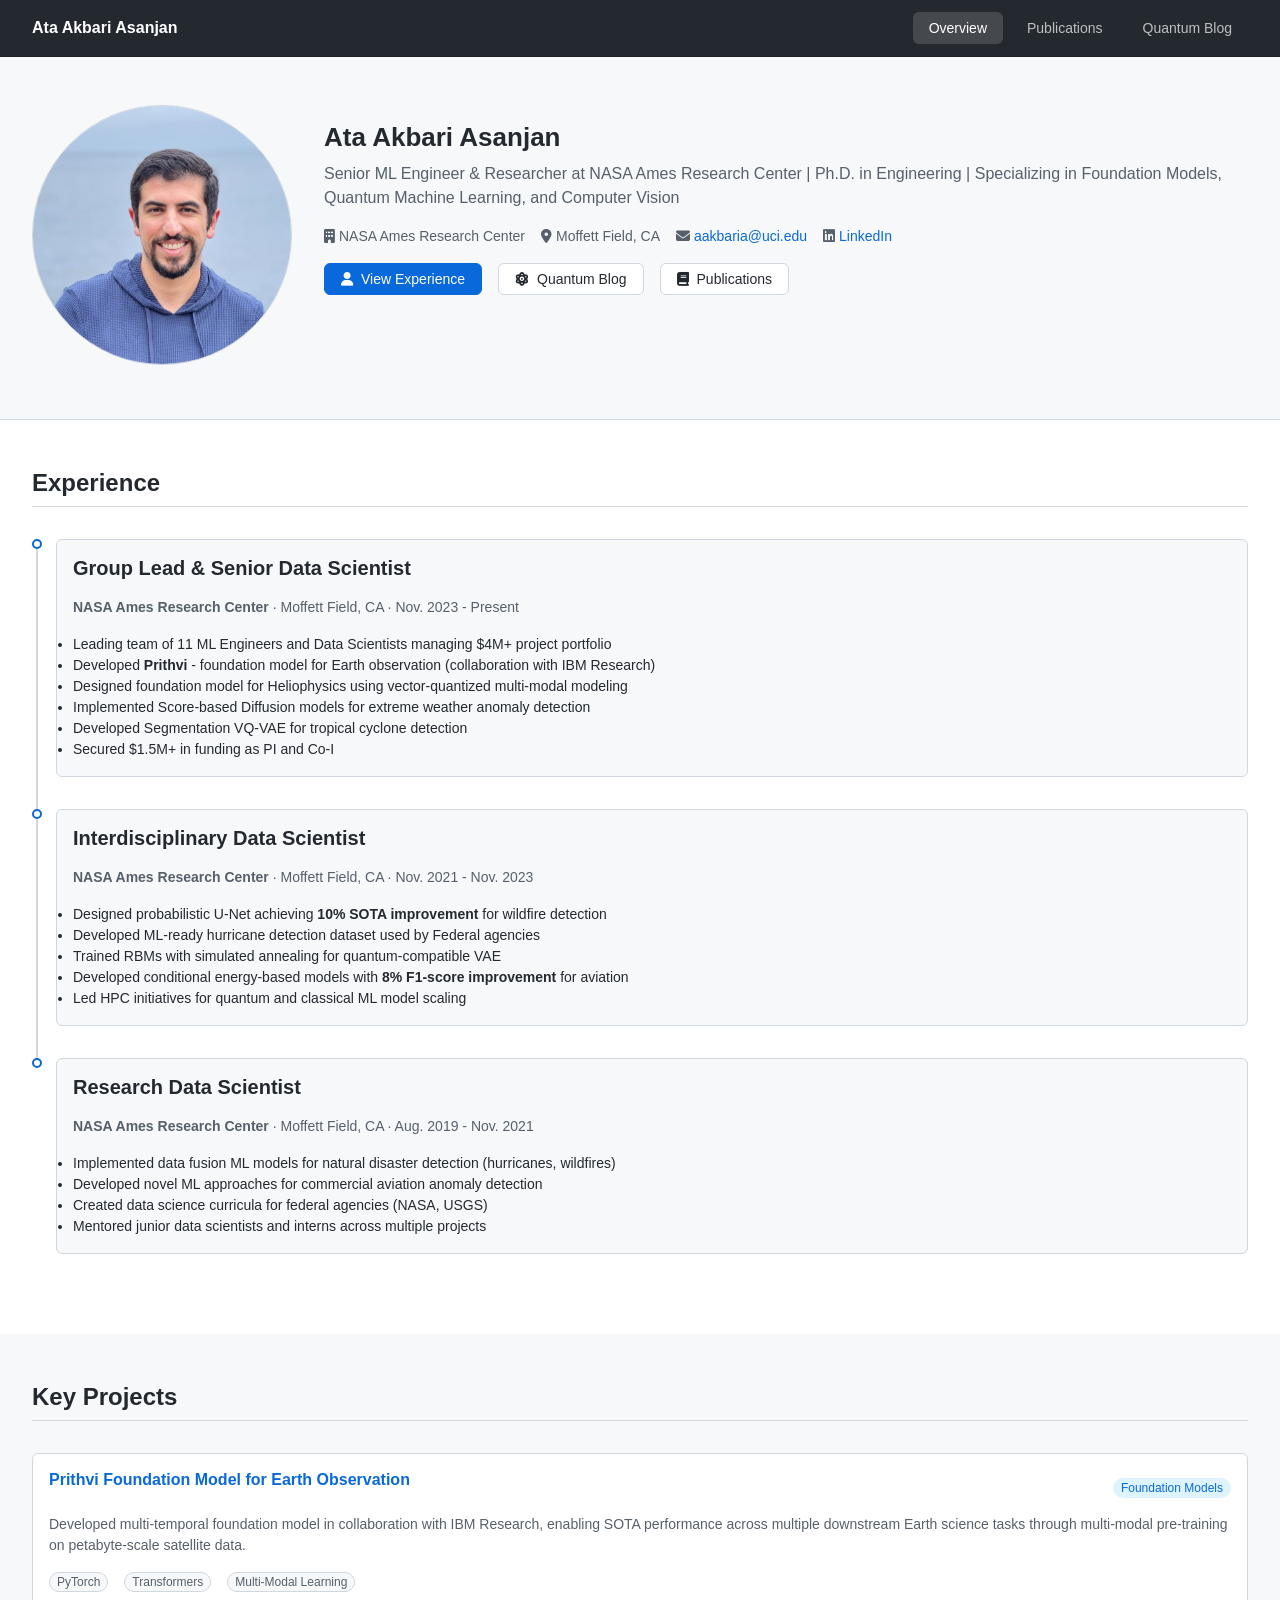
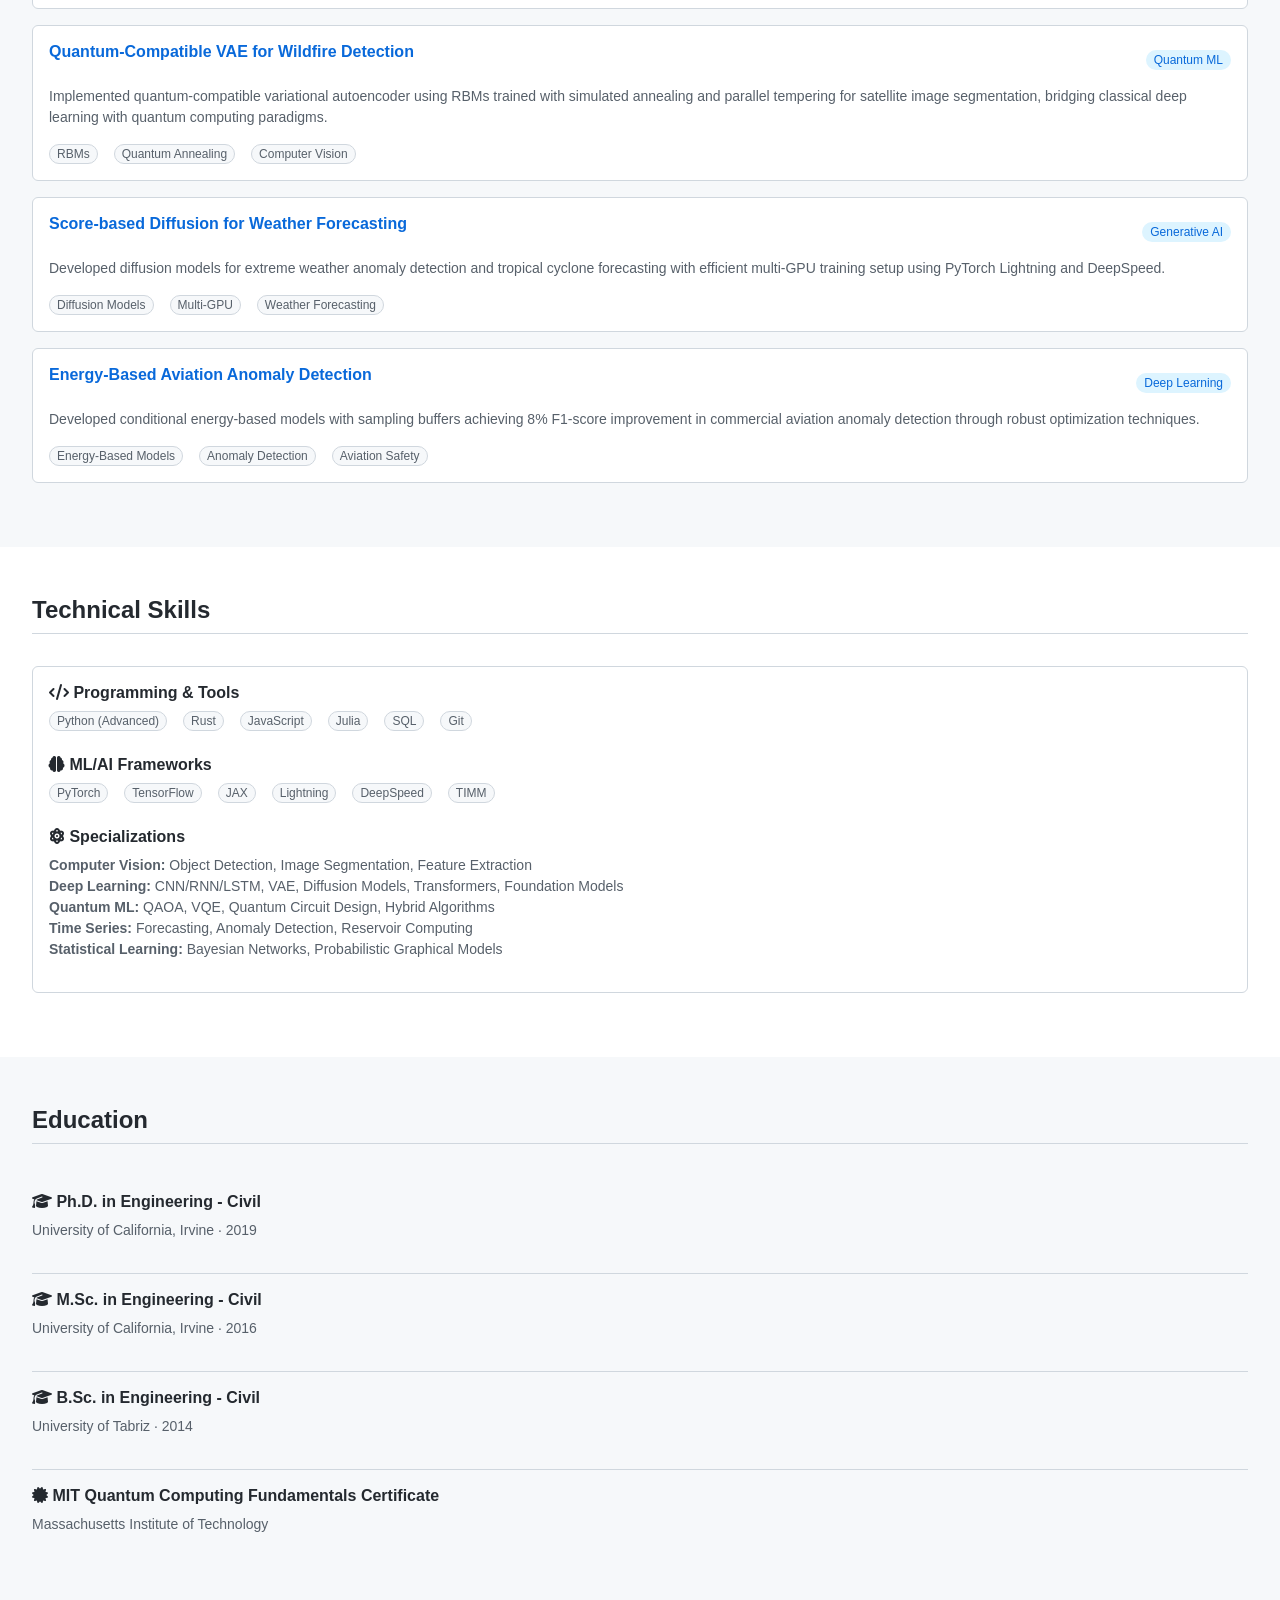
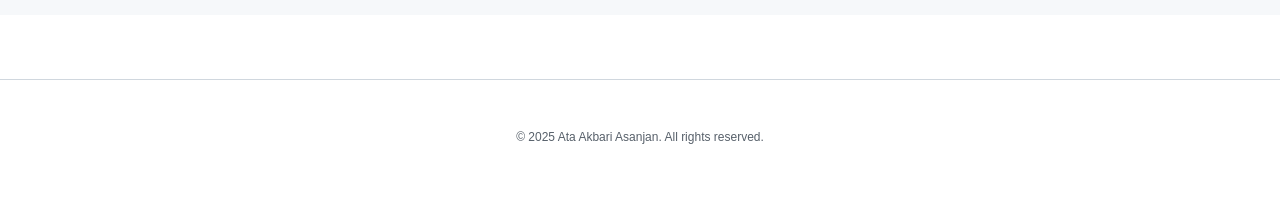
<file: index.html>
<!DOCTYPE html>
<html lang="en">
<head>
    <meta charset="UTF-8">
    <meta name="viewport" content="width=device-width, initial-scale=1.0">
    <meta name="description" content="Ata Akbari Asanjan - ML Engineer & Researcher specializing in Foundation Models, Computer Vision, and Quantum ML">
    <title>Ata Akbari Asanjan</title>
    <link rel="stylesheet" href="styles/github-style.css">
    <link rel="stylesheet" href="https://cdnjs.cloudflare.com/ajax/libs/font-awesome/6.4.0/css/all.min.css">
</head>
<body>
    <!-- Navigation -->
    <nav class="navbar">
        <div class="container">
            <div class="nav-brand">
                <a href="index.html">Ata Akbari Asanjan</a>
            </div>
            <ul class="nav-menu">
                <li><a href="index.html" class="active">Overview</a></li>
                <li><a href="publications.html">Publications</a></li>
                <li><a href="quantum-blog.html">Quantum Blog</a></li>
            </ul>
        </div>
    </nav>

    <!-- Profile Section -->
    <section class="profile-section">
        <div class="container">
            <div class="profile-container">
                <div class="profile-avatar">
                    <img src="./images/profile.jpeg" alt="Ata Akbari Asanjan">
                </div>
                <div class="profile-info">
                    <h1 class="profile-name">Ata Akbari Asanjan</h1>
                    <p class="profile-bio">
                        Senior ML Engineer & Researcher at NASA Ames Research Center | Ph.D. in Engineering | 
                        Specializing in Foundation Models, Quantum Machine Learning, and Computer Vision
                    </p>
                    <div class="profile-details">
                        <span class="profile-details-item">
                            <i class="fas fa-building"></i>
                            NASA Ames Research Center
                        </span>
                        <span class="profile-details-item">
                            <i class="fas fa-map-marker-alt"></i>
                            Moffett Field, CA
                        </span>
                        <span class="profile-details-item">
                            <i class="fas fa-envelope"></i>
                            <a href="mailto:aakbaria@uci.edu">aakbaria@uci.edu</a>
                        </span>
                        <span class="profile-details-item">
                            <i class="fab fa-linkedin"></i>
                            <a href="https://www.linkedin.com/in/ataakbariasanjan/" target="_blank">LinkedIn</a>
                        </span>
                    </div>
                    <div class="d-flex gap-2">
                        <a href="#experience" class="btn btn-primary">
                            <i class="fas fa-user"></i> View Experience
                        </a>
                        <a href="quantum-blog.html" class="btn btn-secondary">
                            <i class="fas fa-atom"></i> Quantum Blog
                        </a>
                        <a href="publications.html" class="btn btn-secondary">
                            <i class="fas fa-book"></i> Publications
                        </a>
                    </div>
                </div>
            </div>
        </div>
    </section>

    <!-- Experience Section -->
    <section id="experience" class="content-section">
        <div class="container">
            <div class="section-header">
                <h2>Experience</h2>
            </div>

            <div class="timeline-item">
                <div class="timeline-badge"></div>
                <div class="timeline-content">
                    <h3>Group Lead & Senior Data Scientist</h3>
                    <p class="text-muted mb-2">
                        <strong>NASA Ames Research Center</strong> · Moffett Field, CA · Nov. 2023 - Present
                    </p>
                    <ul>
                        <li>Leading team of 11 ML Engineers and Data Scientists managing $4M+ project portfolio</li>
                        <li>Developed <strong>Prithvi</strong> - foundation model for Earth observation (collaboration with IBM Research)</li>
                        <li>Designed foundation model for Heliophysics using vector-quantized multi-modal modeling</li>
                        <li>Implemented Score-based Diffusion models for extreme weather anomaly detection</li>
                        <li>Developed Segmentation VQ-VAE for tropical cyclone detection</li>
                        <li>Secured $1.5M+ in funding as PI and Co-I</li>
                    </ul>
                </div>
            </div>

            <div class="timeline-item">
                <div class="timeline-badge"></div>
                <div class="timeline-content">
                    <h3>Interdisciplinary Data Scientist</h3>
                    <p class="text-muted mb-2">
                        <strong>NASA Ames Research Center</strong> · Moffett Field, CA · Nov. 2021 - Nov. 2023
                    </p>
                    <ul>
                        <li>Designed probabilistic U-Net achieving <strong>10% SOTA improvement</strong> for wildfire detection</li>
                        <li>Developed ML-ready hurricane detection dataset used by Federal agencies</li>
                        <li>Trained RBMs with simulated annealing for quantum-compatible VAE</li>
                        <li>Developed conditional energy-based models with <strong>8% F1-score improvement</strong> for aviation</li>
                        <li>Led HPC initiatives for quantum and classical ML model scaling</li>
                    </ul>
                </div>
            </div>

            <div class="timeline-item">
                <div class="timeline-badge"></div>
                <div class="timeline-content">
                    <h3>Research Data Scientist</h3>
                    <p class="text-muted mb-2">
                        <strong>NASA Ames Research Center</strong> · Moffett Field, CA · Aug. 2019 - Nov. 2021
                    </p>
                    <ul>
                        <li>Implemented data fusion ML models for natural disaster detection (hurricanes, wildfires)</li>
                        <li>Developed novel ML approaches for commercial aviation anomaly detection</li>
                        <li>Created data science curricula for federal agencies (NASA, USGS)</li>
                        <li>Mentored junior data scientists and interns across multiple projects</li>
                    </ul>
                </div>
            </div>
        </div>
    </section>

    <!-- Key Projects Section -->
    <section class="content-section" style="background-color: var(--color-canvas-subtle);">
        <div class="container">
            <div class="section-header">
                <h2>Key Projects</h2>
            </div>

            <div class="card">
                <div class="card-header">
                    <h3 class="card-title">Prithvi Foundation Model for Earth Observation</h3>
                    <span class="label label-default">Foundation Models</span>
                </div>
                <p class="card-description">
                    Developed multi-temporal foundation model in collaboration with IBM Research, enabling SOTA 
                    performance across multiple downstream Earth science tasks through multi-modal pre-training 
                    on petabyte-scale satellite data.
                </p>
                <div class="d-flex gap-2 flex-wrap">
                    <span class="label label-subtle">PyTorch</span>
                    <span class="label label-subtle">Transformers</span>
                    <span class="label label-subtle">Multi-Modal Learning</span>
                </div>
            </div>

            <div class="card">
                <div class="card-header">
                    <h3 class="card-title">Quantum-Compatible VAE for Wildfire Detection</h3>
                    <span class="label label-default">Quantum ML</span>
                </div>
                <p class="card-description">
                    Implemented quantum-compatible variational autoencoder using RBMs trained with simulated 
                    annealing and parallel tempering for satellite image segmentation, bridging classical 
                    deep learning with quantum computing paradigms.
                </p>
                <div class="d-flex gap-2 flex-wrap">
                    <span class="label label-subtle">RBMs</span>
                    <span class="label label-subtle">Quantum Annealing</span>
                    <span class="label label-subtle">Computer Vision</span>
                </div>
            </div>

            <div class="card">
                <div class="card-header">
                    <h3 class="card-title">Score-based Diffusion for Weather Forecasting</h3>
                    <span class="label label-default">Generative AI</span>
                </div>
                <p class="card-description">
                    Developed diffusion models for extreme weather anomaly detection and tropical cyclone 
                    forecasting with efficient multi-GPU training setup using PyTorch Lightning and DeepSpeed.
                </p>
                <div class="d-flex gap-2 flex-wrap">
                    <span class="label label-subtle">Diffusion Models</span>
                    <span class="label label-subtle">Multi-GPU</span>
                    <span class="label label-subtle">Weather Forecasting</span>
                </div>
            </div>

            <div class="card">
                <div class="card-header">
                    <h3 class="card-title">Energy-Based Aviation Anomaly Detection</h3>
                    <span class="label label-default">Deep Learning</span>
                </div>
                <p class="card-description">
                    Developed conditional energy-based models with sampling buffers achieving 8% F1-score 
                    improvement in commercial aviation anomaly detection through robust optimization techniques.
                </p>
                <div class="d-flex gap-2 flex-wrap">
                    <span class="label label-subtle">Energy-Based Models</span>
                    <span class="label label-subtle">Anomaly Detection</span>
                    <span class="label label-subtle">Aviation Safety</span>
                </div>
            </div>
        </div>
    </section>

    <!-- Skills Section -->
    <section class="content-section">
        <div class="container">
            <div class="section-header">
                <h2>Technical Skills</h2>
            </div>

            <div class="card">
                <h4><i class="fas fa-code"></i> Programming & Tools</h4>
                <div class="d-flex gap-2 flex-wrap mb-3">
                    <span class="label label-subtle">Python (Advanced)</span>
                    <span class="label label-subtle">Rust</span>
                    <span class="label label-subtle">JavaScript</span>
                    <span class="label label-subtle">Julia</span>
                    <span class="label label-subtle">SQL</span>
                    <span class="label label-subtle">Git</span>
                </div>

                <h4><i class="fas fa-brain"></i> ML/AI Frameworks</h4>
                <div class="d-flex gap-2 flex-wrap mb-3">
                    <span class="label label-subtle">PyTorch</span>
                    <span class="label label-subtle">TensorFlow</span>
                    <span class="label label-subtle">JAX</span>
                    <span class="label label-subtle">Lightning</span>
                    <span class="label label-subtle">DeepSpeed</span>
                    <span class="label label-subtle">TIMM</span>
                </div>

                <h4><i class="fas fa-atom"></i> Specializations</h4>
                <p class="text-muted">
                    <strong>Computer Vision:</strong> Object Detection, Image Segmentation, Feature Extraction<br>
                    <strong>Deep Learning:</strong> CNN/RNN/LSTM, VAE, Diffusion Models, Transformers, Foundation Models<br>
                    <strong>Quantum ML:</strong> QAOA, VQE, Quantum Circuit Design, Hybrid Algorithms<br>
                    <strong>Time Series:</strong> Forecasting, Anomaly Detection, Reservoir Computing<br>
                    <strong>Statistical Learning:</strong> Bayesian Networks, Probabilistic Graphical Models
                </p>
            </div>
        </div>
    </section>

    <!-- Education Section -->
    <section class="content-section" style="background-color: var(--color-canvas-subtle);">
        <div class="container">
            <div class="section-header">
                <h2>Education</h2>
            </div>

            <div class="list-style-none">
                <div class="list-item">
                    <h4><i class="fas fa-graduation-cap"></i> Ph.D. in Engineering - Civil</h4>
                    <p class="text-muted">University of California, Irvine · 2019</p>
                </div>
                <div class="list-item">
                    <h4><i class="fas fa-graduation-cap"></i> M.Sc. in Engineering - Civil</h4>
                    <p class="text-muted">University of California, Irvine · 2016</p>
                </div>
                <div class="list-item">
                    <h4><i class="fas fa-graduation-cap"></i> B.Sc. in Engineering - Civil</h4>
                    <p class="text-muted">University of Tabriz · 2014</p>
                </div>
                <div class="list-item">
                    <h4><i class="fas fa-certificate"></i> MIT Quantum Computing Fundamentals Certificate</h4>
                    <p class="text-muted">Massachusetts Institute of Technology</p>
                </div>
            </div>
        </div>
    </section>

    <!-- Footer -->
    <footer class="footer">
        <div class="container">
            <p>&copy; 2025 Ata Akbari Asanjan. All rights reserved.</p>
        </div>
    </footer>

    <script src="scripts/main.js"></script>
</body>
</html>
</file>
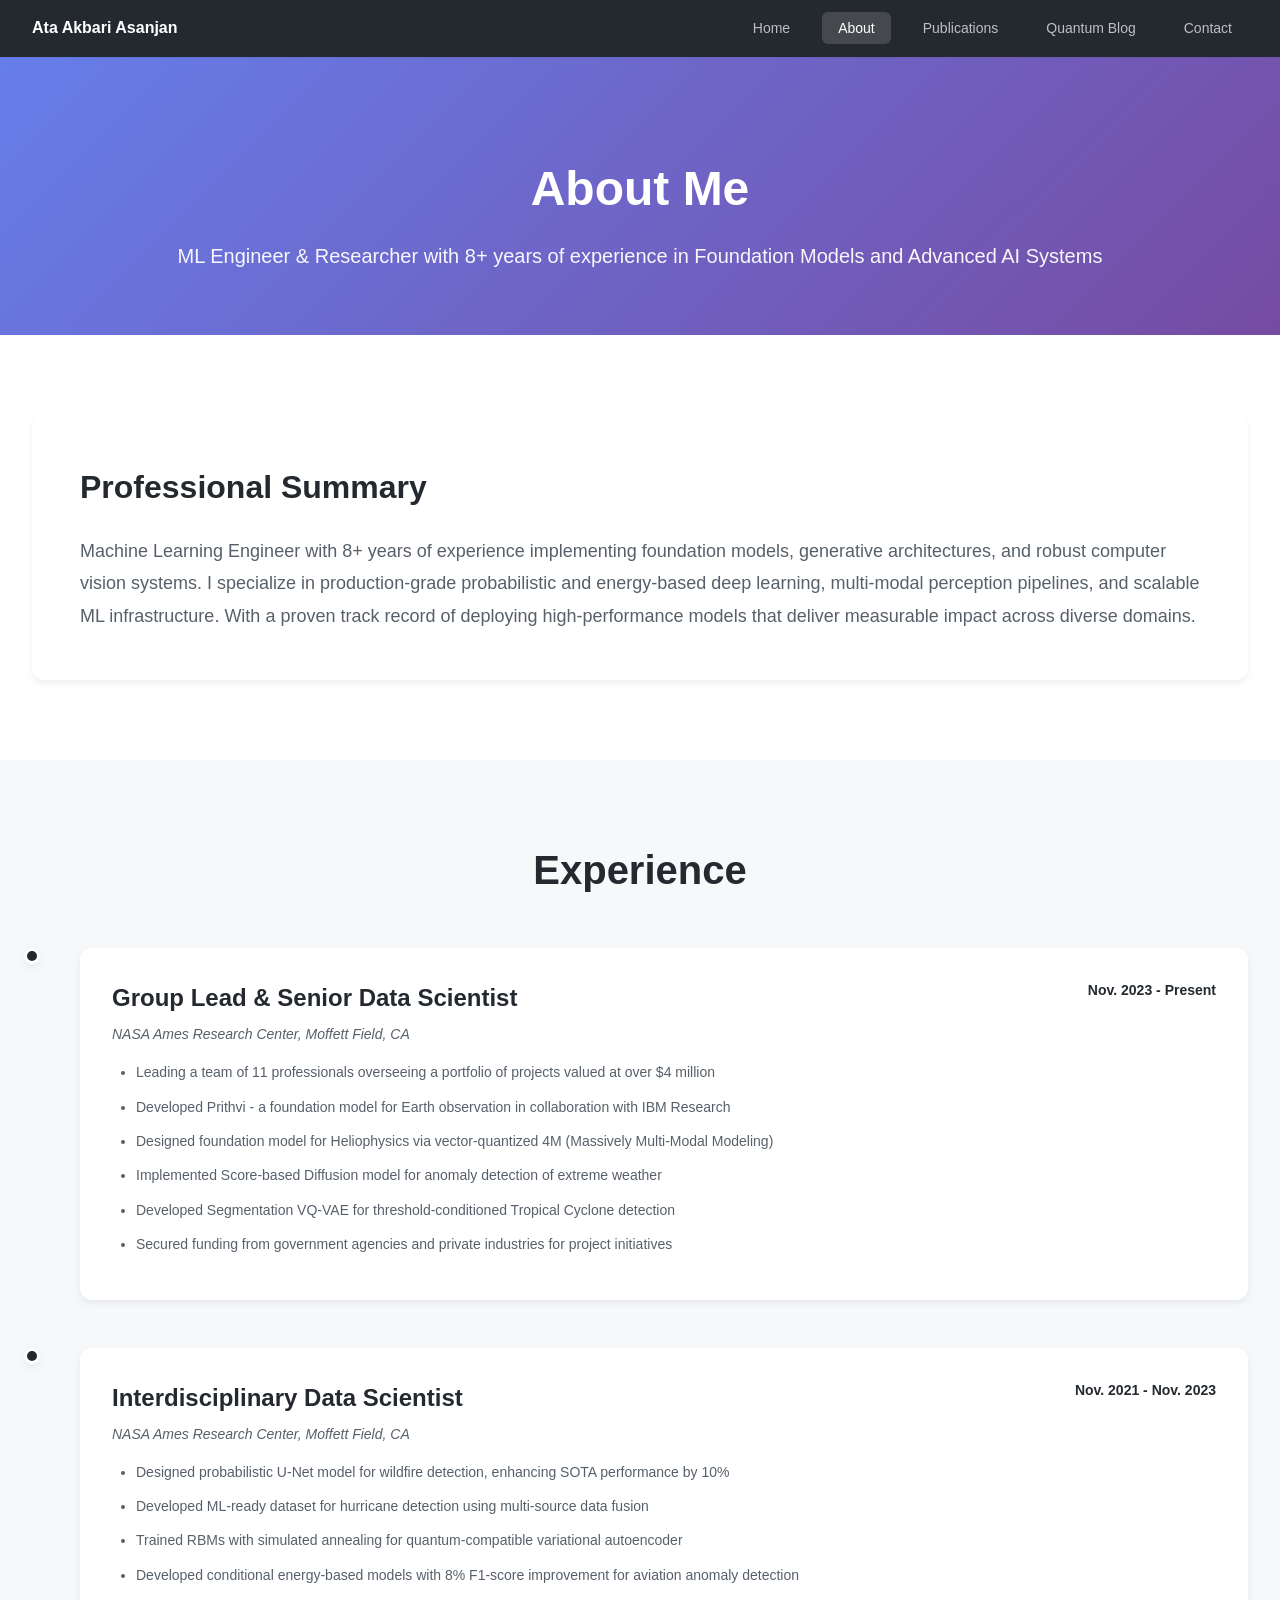
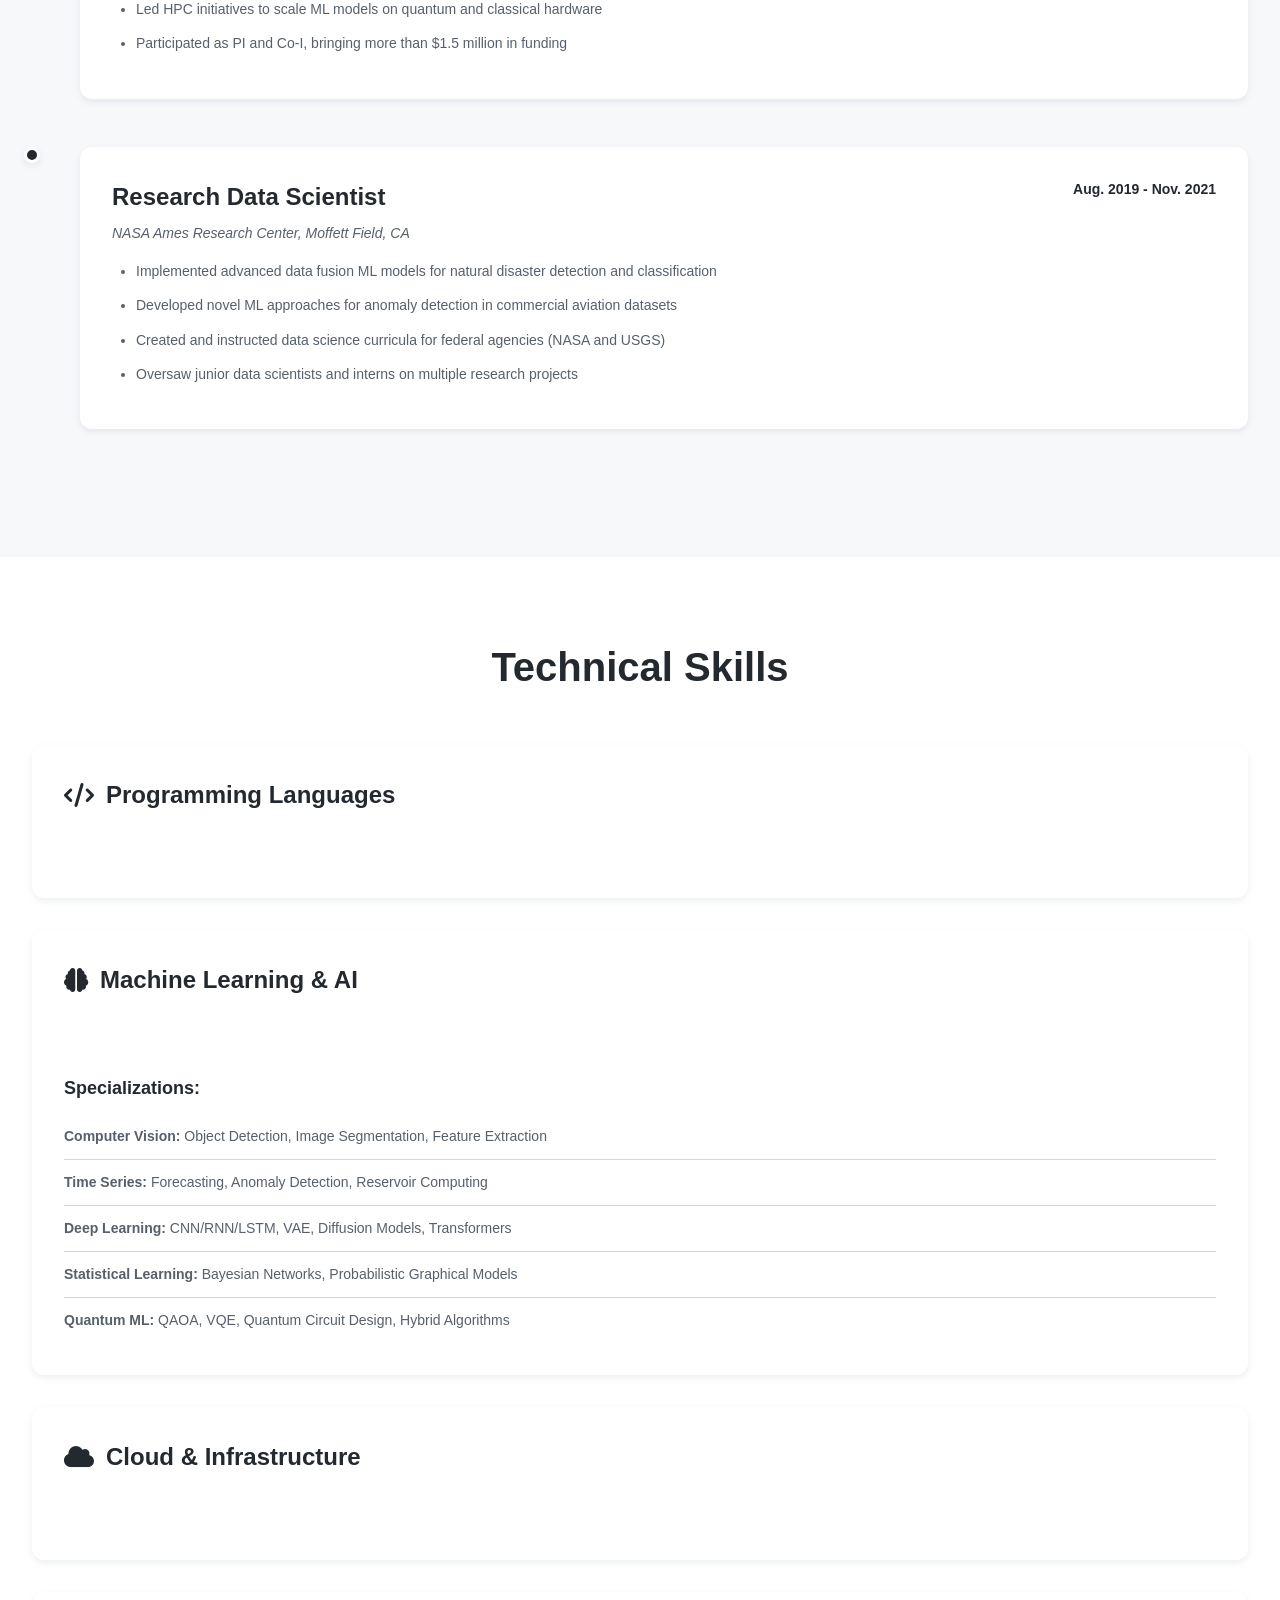
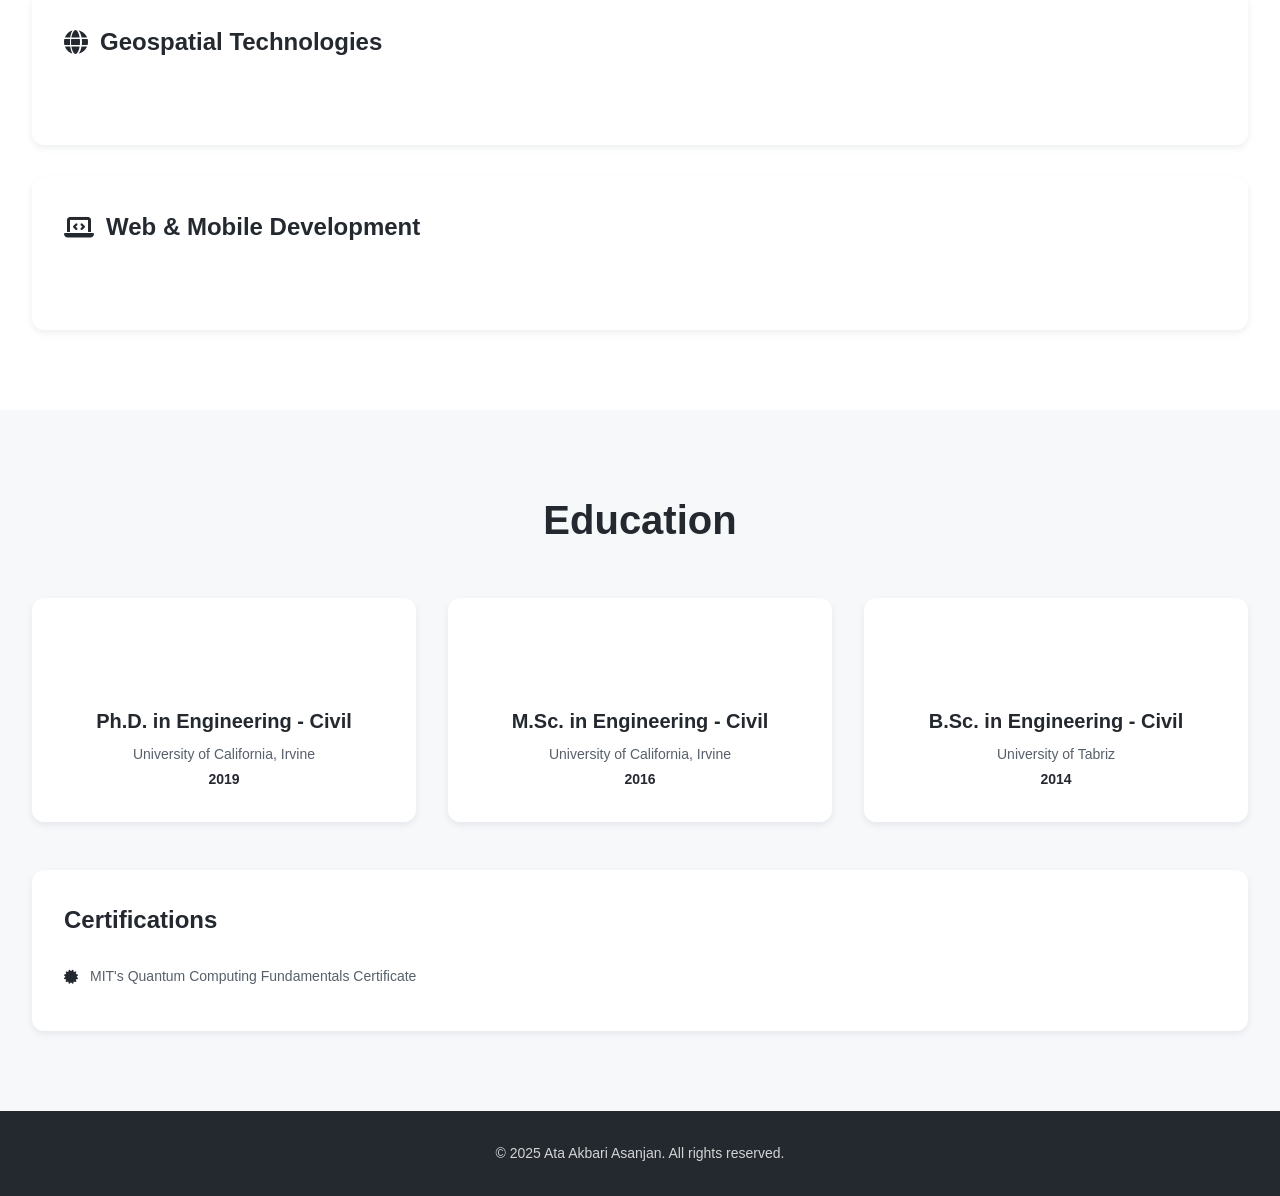
<file: about.html>
<!DOCTYPE html>
<html lang="en">
<head>
    <meta charset="UTF-8">
    <meta name="viewport" content="width=device-width, initial-scale=1.0">
    <meta name="description" content="About Ata Akbari Asanjan - Experience, Skills, and Background">
    <title>About - Ata Akbari Asanjan</title>
    <link rel="stylesheet" href="styles/main.css">
    <link rel="stylesheet" href="https://cdnjs.cloudflare.com/ajax/libs/font-awesome/6.4.0/css/all.min.css">
</head>
<body>
    <!-- Navigation -->
    <nav class="navbar">
        <div class="container">
            <div class="nav-brand">
                <a href="index.html">Ata Akbari Asanjan</a>
            </div>
            <ul class="nav-menu">
                <li><a href="index.html">Home</a></li>
                <li><a href="about.html" class="active">About</a></li>
                <li><a href="publications.html">Publications</a></li>
                <li><a href="quantum-blog.html">Quantum Blog</a></li>
                <li><a href="#contact">Contact</a></li>
            </ul>
            <div class="hamburger">
                <span></span>
                <span></span>
                <span></span>
            </div>
        </div>
    </nav>

    <!-- About Hero -->
    <section class="page-hero">
        <div class="container">
            <h1 class="page-title">About Me</h1>
            <p class="page-subtitle">ML Engineer & Researcher with 8+ years of experience in Foundation Models and Advanced AI Systems</p>
        </div>
    </section>

    <!-- Professional Summary -->
    <section class="content-section">
        <div class="container">
            <div class="content-box">
                <h2>Professional Summary</h2>
                <p class="lead-text">
                    Machine Learning Engineer with 8+ years of experience implementing foundation models, generative architectures, 
                    and robust computer vision systems. I specialize in production-grade probabilistic and energy-based deep learning, 
                    multi-modal perception pipelines, and scalable ML infrastructure. With a proven track record of deploying 
                    high-performance models that deliver measurable impact across diverse domains.
                </p>
            </div>
        </div>
    </section>

    <!-- Experience Section -->
    <section class="content-section bg-light">
        <div class="container">
            <h2 class="section-title">Experience</h2>
            
            <div class="timeline">
                <div class="timeline-item">
                    <div class="timeline-marker"></div>
                    <div class="timeline-content">
                        <div class="timeline-header">
                            <h3>Group Lead & Senior Data Scientist</h3>
                            <span class="timeline-date">Nov. 2023 - Present</span>
                        </div>
                        <p class="timeline-location">NASA Ames Research Center, Moffett Field, CA</p>
                        <ul class="timeline-details">
                            <li>Leading a team of 11 professionals overseeing a portfolio of projects valued at over $4 million</li>
                            <li>Developed Prithvi - a foundation model for Earth observation in collaboration with IBM Research</li>
                            <li>Designed foundation model for Heliophysics via vector-quantized 4M (Massively Multi-Modal Modeling)</li>
                            <li>Implemented Score-based Diffusion model for anomaly detection of extreme weather</li>
                            <li>Developed Segmentation VQ-VAE for threshold-conditioned Tropical Cyclone detection</li>
                            <li>Secured funding from government agencies and private industries for project initiatives</li>
                        </ul>
                    </div>
                </div>

                <div class="timeline-item">
                    <div class="timeline-marker"></div>
                    <div class="timeline-content">
                        <div class="timeline-header">
                            <h3>Interdisciplinary Data Scientist</h3>
                            <span class="timeline-date">Nov. 2021 - Nov. 2023</span>
                        </div>
                        <p class="timeline-location">NASA Ames Research Center, Moffett Field, CA</p>
                        <ul class="timeline-details">
                            <li>Designed probabilistic U-Net model for wildfire detection, enhancing SOTA performance by 10%</li>
                            <li>Developed ML-ready dataset for hurricane detection using multi-source data fusion</li>
                            <li>Trained RBMs with simulated annealing for quantum-compatible variational autoencoder</li>
                            <li>Developed conditional energy-based models with 8% F1-score improvement for aviation anomaly detection</li>
                            <li>Led HPC initiatives to scale ML models on quantum and classical hardware</li>
                            <li>Participated as PI and Co-I, bringing more than $1.5 million in funding</li>
                        </ul>
                    </div>
                </div>

                <div class="timeline-item">
                    <div class="timeline-marker"></div>
                    <div class="timeline-content">
                        <div class="timeline-header">
                            <h3>Research Data Scientist</h3>
                            <span class="timeline-date">Aug. 2019 - Nov. 2021</span>
                        </div>
                        <p class="timeline-location">NASA Ames Research Center, Moffett Field, CA</p>
                        <ul class="timeline-details">
                            <li>Implemented advanced data fusion ML models for natural disaster detection and classification</li>
                            <li>Developed novel ML approaches for anomaly detection in commercial aviation datasets</li>
                            <li>Created and instructed data science curricula for federal agencies (NASA and USGS)</li>
                            <li>Oversaw junior data scientists and interns on multiple research projects</li>
                        </ul>
                    </div>
                </div>
            </div>
        </div>
    </section>

    <!-- Technical Skills Section -->
    <section class="content-section">
        <div class="container">
            <h2 class="section-title">Technical Skills</h2>
            
            <div class="skills-grid">
                <div class="skill-category">
                    <h3><i class="fas fa-code"></i> Programming Languages</h3>
                    <div class="skill-tags">
                        <span class="skill-tag">Python (Advanced)</span>
                        <span class="skill-tag">Rust</span>
                        <span class="skill-tag">JavaScript</span>
                        <span class="skill-tag">Julia</span>
                        <span class="skill-tag">SwiftUI</span>
                        <span class="skill-tag">SQL</span>
                    </div>
                </div>

                <div class="skill-category">
                    <h3><i class="fas fa-brain"></i> Machine Learning & AI</h3>
                    <div class="skill-tags">
                        <span class="skill-tag">PyTorch</span>
                        <span class="skill-tag">TensorFlow</span>
                        <span class="skill-tag">Keras</span>
                        <span class="skill-tag">JAX</span>
                        <span class="skill-tag">Lightning</span>
                        <span class="skill-tag">TIMM</span>
                        <span class="skill-tag">DeepSpeed</span>
                        <span class="skill-tag">MediaPipe</span>
                    </div>
                    <h4>Specializations:</h4>
                    <ul class="specialization-list">
                        <li><strong>Computer Vision:</strong> Object Detection, Image Segmentation, Feature Extraction</li>
                        <li><strong>Time Series:</strong> Forecasting, Anomaly Detection, Reservoir Computing</li>
                        <li><strong>Deep Learning:</strong> CNN/RNN/LSTM, VAE, Diffusion Models, Transformers</li>
                        <li><strong>Statistical Learning:</strong> Bayesian Networks, Probabilistic Graphical Models</li>
                        <li><strong>Quantum ML:</strong> QAOA, VQE, Quantum Circuit Design, Hybrid Algorithms</li>
                    </ul>
                </div>

                <div class="skill-category">
                    <h3><i class="fas fa-cloud"></i> Cloud & Infrastructure</h3>
                    <div class="skill-tags">
                        <span class="skill-tag">Google Cloud (GKE)</span>
                        <span class="skill-tag">Azure</span>
                        <span class="skill-tag">AWS EC2</span>
                        <span class="skill-tag">Docker</span>
                        <span class="skill-tag">Kubernetes</span>
                        <span class="skill-tag">CUDA</span>
                        <span class="skill-tag">PBS</span>
                        <span class="skill-tag">HPC</span>
                    </div>
                </div>

                <div class="skill-category">
                    <h3><i class="fas fa-globe"></i> Geospatial Technologies</h3>
                    <div class="skill-tags">
                        <span class="skill-tag">GDAL/OGR</span>
                        <span class="skill-tag">GeoPandas</span>
                        <span class="skill-tag">Rasterio</span>
                        <span class="skill-tag">Xarray</span>
                        <span class="skill-tag">GeoServer</span>
                        <span class="skill-tag">PostGIS</span>
                        <span class="skill-tag">ArcGIS Pro</span>
                        <span class="skill-tag">QGIS</span>
                    </div>
                </div>

                <div class="skill-category">
                    <h3><i class="fas fa-laptop-code"></i> Web & Mobile Development</h3>
                    <div class="skill-tags">
                        <span class="skill-tag">React</span>
                        <span class="skill-tag">React Native</span>
                        <span class="skill-tag">Three.js</span>
                        <span class="skill-tag">SwiftUI</span>
                        <span class="skill-tag">iOS Development</span>
                    </div>
                </div>
            </div>
        </div>
    </section>

    <!-- Education Section -->
    <section class="content-section bg-light">
        <div class="container">
            <h2 class="section-title">Education</h2>
            <div class="education-grid">
                <div class="education-card">
                    <div class="education-icon">
                        <i class="fas fa-graduation-cap"></i>
                    </div>
                    <h3>Ph.D. in Engineering - Civil</h3>
                    <p class="education-institution">University of California, Irvine</p>
                    <p class="education-year">2019</p>
                </div>
                <div class="education-card">
                    <div class="education-icon">
                        <i class="fas fa-graduation-cap"></i>
                    </div>
                    <h3>M.Sc. in Engineering - Civil</h3>
                    <p class="education-institution">University of California, Irvine</p>
                    <p class="education-year">2016</p>
                </div>
                <div class="education-card">
                    <div class="education-icon">
                        <i class="fas fa-graduation-cap"></i>
                    </div>
                    <h3>B.Sc. in Engineering - Civil</h3>
                    <p class="education-institution">University of Tabriz</p>
                    <p class="education-year">2014</p>
                </div>
            </div>
            
            <div class="certifications">
                <h3>Certifications</h3>
                <ul>
                    <li><i class="fas fa-certificate"></i> MIT's Quantum Computing Fundamentals Certificate</li>
                </ul>
            </div>
        </div>
    </section>

    <!-- Footer -->
    <footer class="footer">
        <div class="container">
            <p>&copy; 2025 Ata Akbari Asanjan. All rights reserved.</p>
        </div>
    </footer>

    <script src="scripts/main.js"></script>
</body>
</html>
</file>
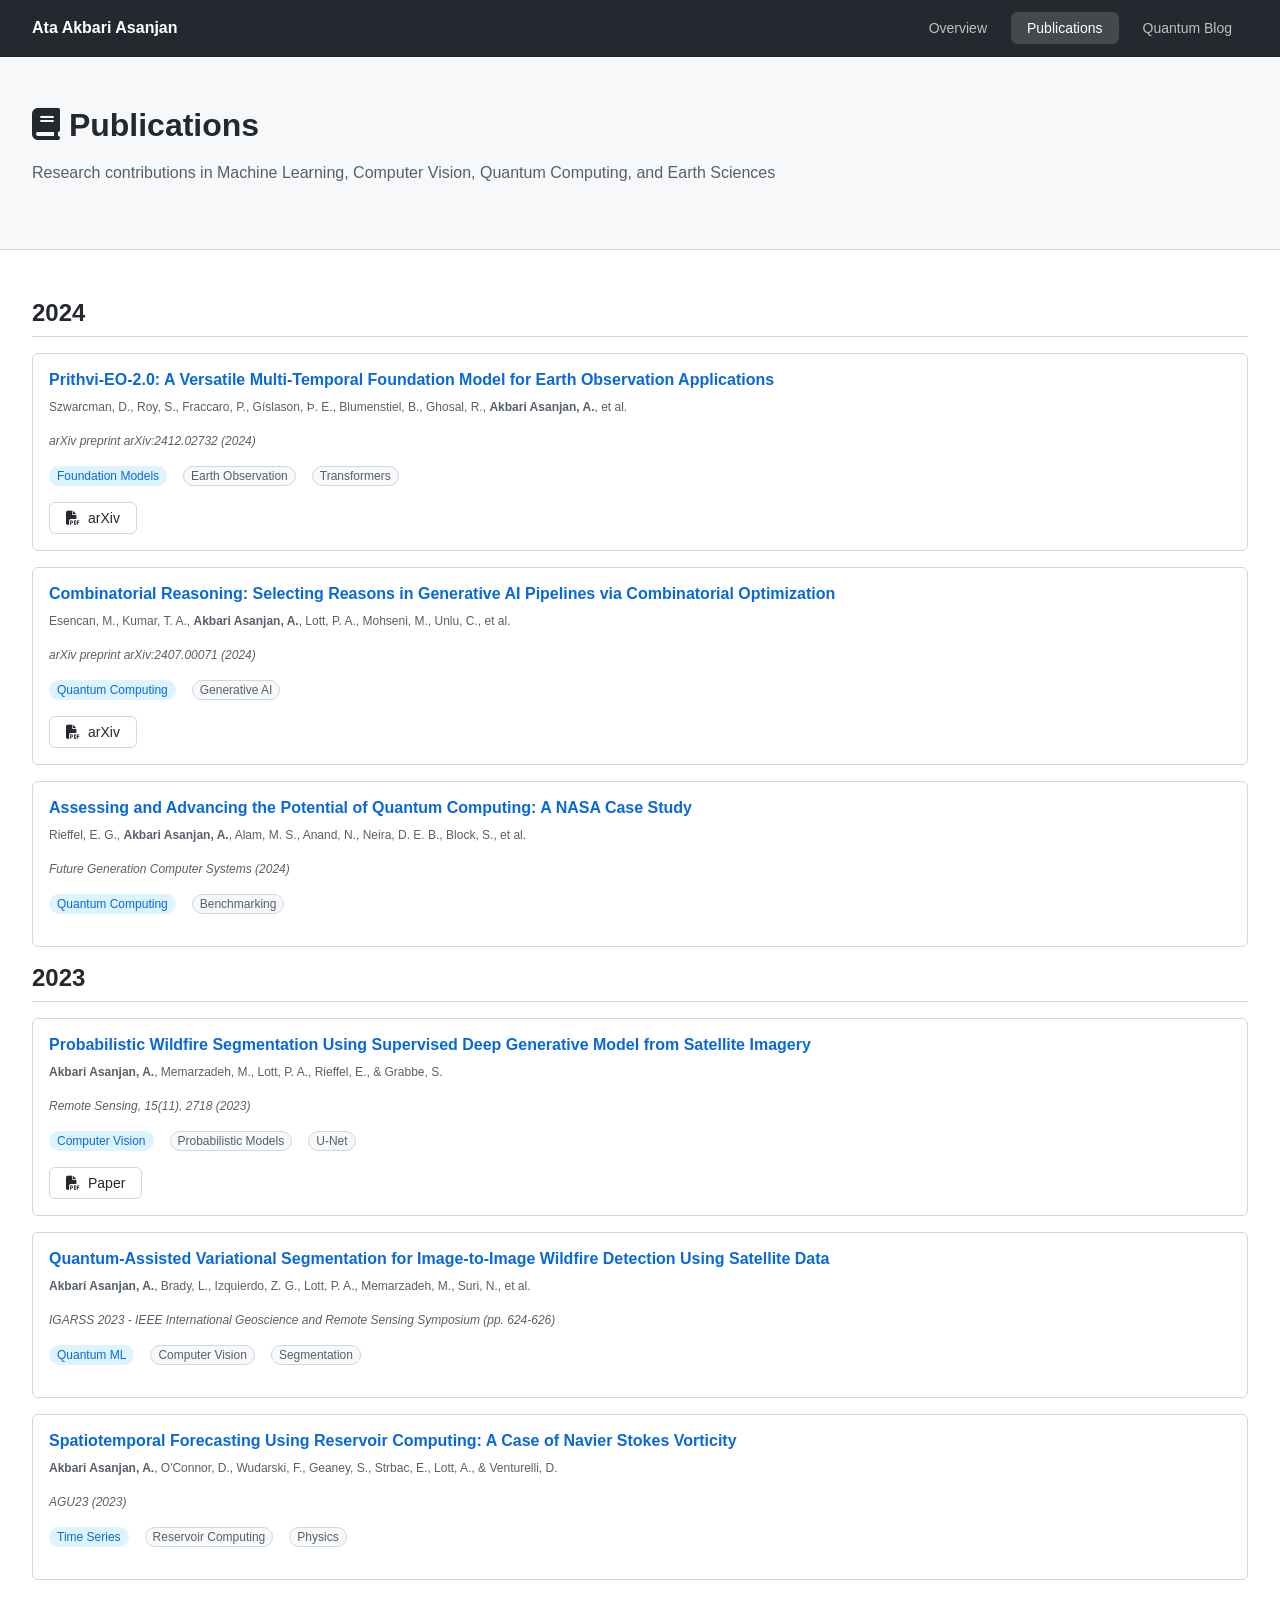
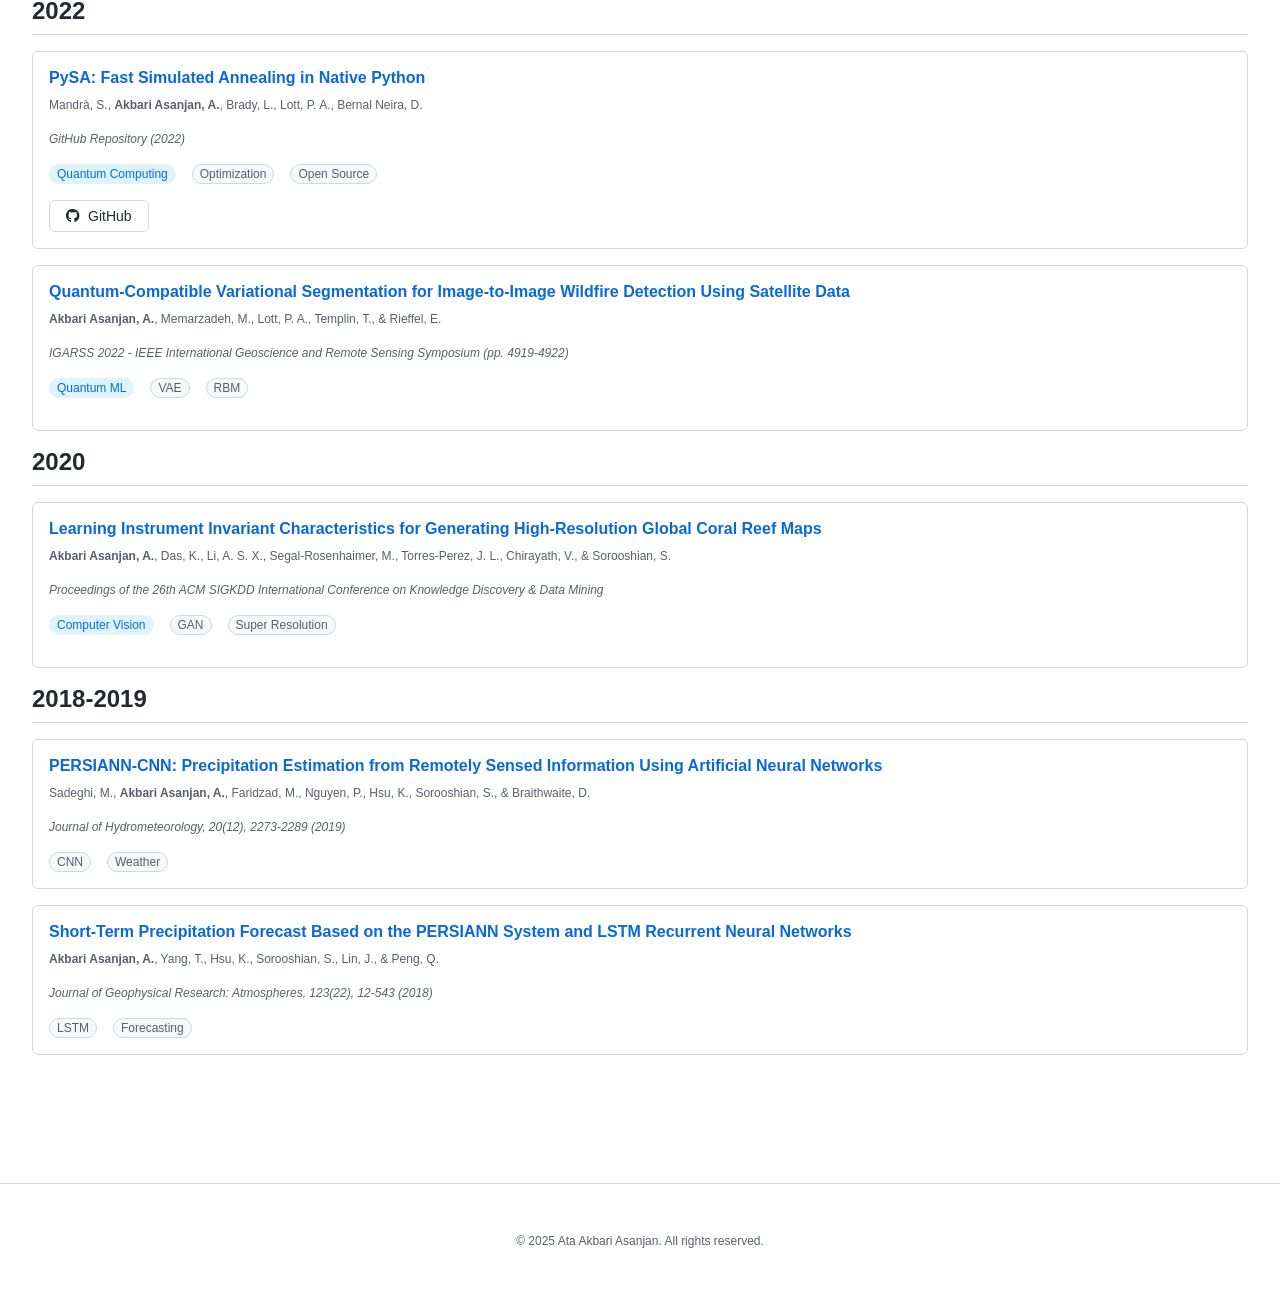
<file: publications.html>
<!DOCTYPE html>
<html lang="en">
<head>
    <meta charset="UTF-8">
    <meta name="viewport" content="width=device-width, initial-scale=1.0">
    <meta name="description" content="Publications by Ata Akbari Asanjan">
    <title>Publications - Ata Akbari Asanjan</title>
    <link rel="stylesheet" href="styles/github-style.css">
    <link rel="stylesheet" href="https://cdnjs.cloudflare.com/ajax/libs/font-awesome/6.4.0/css/all.min.css">
</head>
<body>
    <!-- Navigation -->
    <nav class="navbar">
        <div class="container">
            <div class="nav-brand">
                <a href="index.html">Ata Akbari Asanjan</a>
            </div>
            <ul class="nav-menu">
                <li><a href="index.html">Overview</a></li>
                <li><a href="publications.html" class="active">Publications</a></li>
                <li><a href="quantum-blog.html">Quantum Blog</a></li>
            </ul>
        </div>
    </nav>

    <!-- Header -->
    <section class="profile-section">
        <div class="container">
            <h1><i class="fas fa-book"></i> Publications</h1>
            <p class="profile-bio">
                Research contributions in Machine Learning, Computer Vision, Quantum Computing, and Earth Sciences
            </p>
        </div>
    </section>

    <!-- Publications -->
    <section class="content-section">
        <div class="container">
            <!-- 2024 -->
            <h2>2024</h2>
            
            <div class="card">
                <h4 class="card-title">
                    Prithvi-EO-2.0: A Versatile Multi-Temporal Foundation Model for Earth Observation Applications
                </h4>
                <p class="text-muted text-small mb-2">
                    Szwarcman, D., Roy, S., Fraccaro, P., Gíslason, Þ. E., Blumenstiel, B., Ghosal, R., <strong>Akbari Asanjan, A.</strong>, et al.
                </p>
                <p class="text-muted text-small mb-2">
                    <em>arXiv preprint arXiv:2412.02732 (2024)</em>
                </p>
                <div class="d-flex gap-2 flex-wrap mb-2">
                    <span class="label label-default">Foundation Models</span>
                    <span class="label label-subtle">Earth Observation</span>
                    <span class="label label-subtle">Transformers</span>
                </div>
                <a href="https://arxiv.org/abs/2412.02732" target="_blank" class="btn btn-secondary">
                    <i class="fas fa-file-pdf"></i> arXiv
                </a>
            </div>

            <div class="card">
                <h4 class="card-title">
                    Combinatorial Reasoning: Selecting Reasons in Generative AI Pipelines via Combinatorial Optimization
                </h4>
                <p class="text-muted text-small mb-2">
                    Esencan, M., Kumar, T. A., <strong>Akbari Asanjan, A.</strong>, Lott, P. A., Mohseni, M., Unlu, C., et al.
                </p>
                <p class="text-muted text-small mb-2">
                    <em>arXiv preprint arXiv:2407.00071 (2024)</em>
                </p>
                <div class="d-flex gap-2 flex-wrap mb-2">
                    <span class="label label-default">Quantum Computing</span>
                    <span class="label label-subtle">Generative AI</span>
                </div>
                <a href="https://arxiv.org/abs/2407.00071" target="_blank" class="btn btn-secondary">
                    <i class="fas fa-file-pdf"></i> arXiv
                </a>
            </div>

            <div class="card">
                <h4 class="card-title">
                    Assessing and Advancing the Potential of Quantum Computing: A NASA Case Study
                </h4>
                <p class="text-muted text-small mb-2">
                    Rieffel, E. G., <strong>Akbari Asanjan, A.</strong>, Alam, M. S., Anand, N., Neira, D. E. B., Block, S., et al.
                </p>
                <p class="text-muted text-small mb-2">
                    <em>Future Generation Computer Systems (2024)</em>
                </p>
                <div class="d-flex gap-2 flex-wrap mb-2">
                    <span class="label label-default">Quantum Computing</span>
                    <span class="label label-subtle">Benchmarking</span>
                </div>
            </div>

            <!-- 2023 -->
            <h2>2023</h2>

            <div class="card">
                <h4 class="card-title">
                    Probabilistic Wildfire Segmentation Using Supervised Deep Generative Model from Satellite Imagery
                </h4>
                <p class="text-muted text-small mb-2">
                    <strong>Akbari Asanjan, A.</strong>, Memarzadeh, M., Lott, P. A., Rieffel, E., & Grabbe, S.
                </p>
                <p class="text-muted text-small mb-2">
                    <em>Remote Sensing, 15(11), 2718 (2023)</em>
                </p>
                <div class="d-flex gap-2 flex-wrap mb-2">
                    <span class="label label-default">Computer Vision</span>
                    <span class="label label-subtle">Probabilistic Models</span>
                    <span class="label label-subtle">U-Net</span>
                </div>
                <a href="https://www.mdpi.com/2072-4292/15/11/2718" target="_blank" class="btn btn-secondary">
                    <i class="fas fa-file-pdf"></i> Paper
                </a>
            </div>

            <div class="card">
                <h4 class="card-title">
                    Quantum-Assisted Variational Segmentation for Image-to-Image Wildfire Detection Using Satellite Data
                </h4>
                <p class="text-muted text-small mb-2">
                    <strong>Akbari Asanjan, A.</strong>, Brady, L., Izquierdo, Z. G., Lott, P. A., Memarzadeh, M., Suri, N., et al.
                </p>
                <p class="text-muted text-small mb-2">
                    <em>IGARSS 2023 - IEEE International Geoscience and Remote Sensing Symposium (pp. 624-626)</em>
                </p>
                <div class="d-flex gap-2 flex-wrap mb-2">
                    <span class="label label-default">Quantum ML</span>
                    <span class="label label-subtle">Computer Vision</span>
                    <span class="label label-subtle">Segmentation</span>
                </div>
            </div>

            <div class="card">
                <h4 class="card-title">
                    Spatiotemporal Forecasting Using Reservoir Computing: A Case of Navier Stokes Vorticity
                </h4>
                <p class="text-muted text-small mb-2">
                    <strong>Akbari Asanjan, A.</strong>, O'Connor, D., Wudarski, F., Geaney, S., Strbac, E., Lott, A., & Venturelli, D.
                </p>
                <p class="text-muted text-small mb-2">
                    <em>AGU23 (2023)</em>
                </p>
                <div class="d-flex gap-2 flex-wrap mb-2">
                    <span class="label label-default">Time Series</span>
                    <span class="label label-subtle">Reservoir Computing</span>
                    <span class="label label-subtle">Physics</span>
                </div>
            </div>

            <!-- 2022 -->
            <h2>2022</h2>

            <div class="card">
                <h4 class="card-title">
                    PySA: Fast Simulated Annealing in Native Python
                </h4>
                <p class="text-muted text-small mb-2">
                    Mandrà, S., <strong>Akbari Asanjan, A.</strong>, Brady, L., Lott, P. A., Bernal Neira, D.
                </p>
                <p class="text-muted text-small mb-2">
                    <em>GitHub Repository (2022)</em>
                </p>
                <div class="d-flex gap-2 flex-wrap mb-2">
                    <span class="label label-default">Quantum Computing</span>
                    <span class="label label-subtle">Optimization</span>
                    <span class="label label-subtle">Open Source</span>
                </div>
                <a href="https://github.com/nasa/PySA" target="_blank" class="btn btn-secondary">
                    <i class="fab fa-github"></i> GitHub
                </a>
            </div>

            <div class="card">
                <h4 class="card-title">
                    Quantum-Compatible Variational Segmentation for Image-to-Image Wildfire Detection Using Satellite Data
                </h4>
                <p class="text-muted text-small mb-2">
                    <strong>Akbari Asanjan, A.</strong>, Memarzadeh, M., Lott, P. A., Templin, T., & Rieffel, E.
                </p>
                <p class="text-muted text-small mb-2">
                    <em>IGARSS 2022 - IEEE International Geoscience and Remote Sensing Symposium (pp. 4919-4922)</em>
                </p>
                <div class="d-flex gap-2 flex-wrap mb-2">
                    <span class="label label-default">Quantum ML</span>
                    <span class="label label-subtle">VAE</span>
                    <span class="label label-subtle">RBM</span>
                </div>
            </div>

            <!-- 2020 -->
            <h2>2020</h2>

            <div class="card">
                <h4 class="card-title">
                    Learning Instrument Invariant Characteristics for Generating High-Resolution Global Coral Reef Maps
                </h4>
                <p class="text-muted text-small mb-2">
                    <strong>Akbari Asanjan, A.</strong>, Das, K., Li, A. S. X., Segal-Rosenhaimer, M., Torres-Perez, J. L., Chirayath, V., & Sorooshian, S.
                </p>
                <p class="text-muted text-small mb-2">
                    <em>Proceedings of the 26th ACM SIGKDD International Conference on Knowledge Discovery & Data Mining</em>
                </p>
                <div class="d-flex gap-2 flex-wrap mb-2">
                    <span class="label label-default">Computer Vision</span>
                    <span class="label label-subtle">GAN</span>
                    <span class="label label-subtle">Super Resolution</span>
                </div>
            </div>

            <!-- 2018-2019 -->
            <h2>2018-2019</h2>

            <div class="card">
                <h4 class="card-title">
                    PERSIANN-CNN: Precipitation Estimation from Remotely Sensed Information Using Artificial Neural Networks
                </h4>
                <p class="text-muted text-small mb-2">
                    Sadeghi, M., <strong>Akbari Asanjan, A.</strong>, Faridzad, M., Nguyen, P., Hsu, K., Sorooshian, S., & Braithwaite, D.
                </p>
                <p class="text-muted text-small mb-2">
                    <em>Journal of Hydrometeorology, 20(12), 2273-2289 (2019)</em>
                </p>
                <div class="d-flex gap-2 flex-wrap">
                    <span class="label label-subtle">CNN</span>
                    <span class="label label-subtle">Weather</span>
                </div>
            </div>

            <div class="card">
                <h4 class="card-title">
                    Short‐Term Precipitation Forecast Based on the PERSIANN System and LSTM Recurrent Neural Networks
                </h4>
                <p class="text-muted text-small mb-2">
                    <strong>Akbari Asanjan, A.</strong>, Yang, T., Hsu, K., Sorooshian, S., Lin, J., & Peng, Q.
                </p>
                <p class="text-muted text-small mb-2">
                    <em>Journal of Geophysical Research: Atmospheres, 123(22), 12-543 (2018)</em>
                </p>
                <div class="d-flex gap-2 flex-wrap">
                    <span class="label label-subtle">LSTM</span>
                    <span class="label label-subtle">Forecasting</span>
                </div>
            </div>
        </div>
    </section>

    <!-- Footer -->
    <footer class="footer">
        <div class="container">
            <p>&copy; 2025 Ata Akbari Asanjan. All rights reserved.</p>
        </div>
    </footer>

    <script src="scripts/main.js"></script>
</body>
</html>
</file>
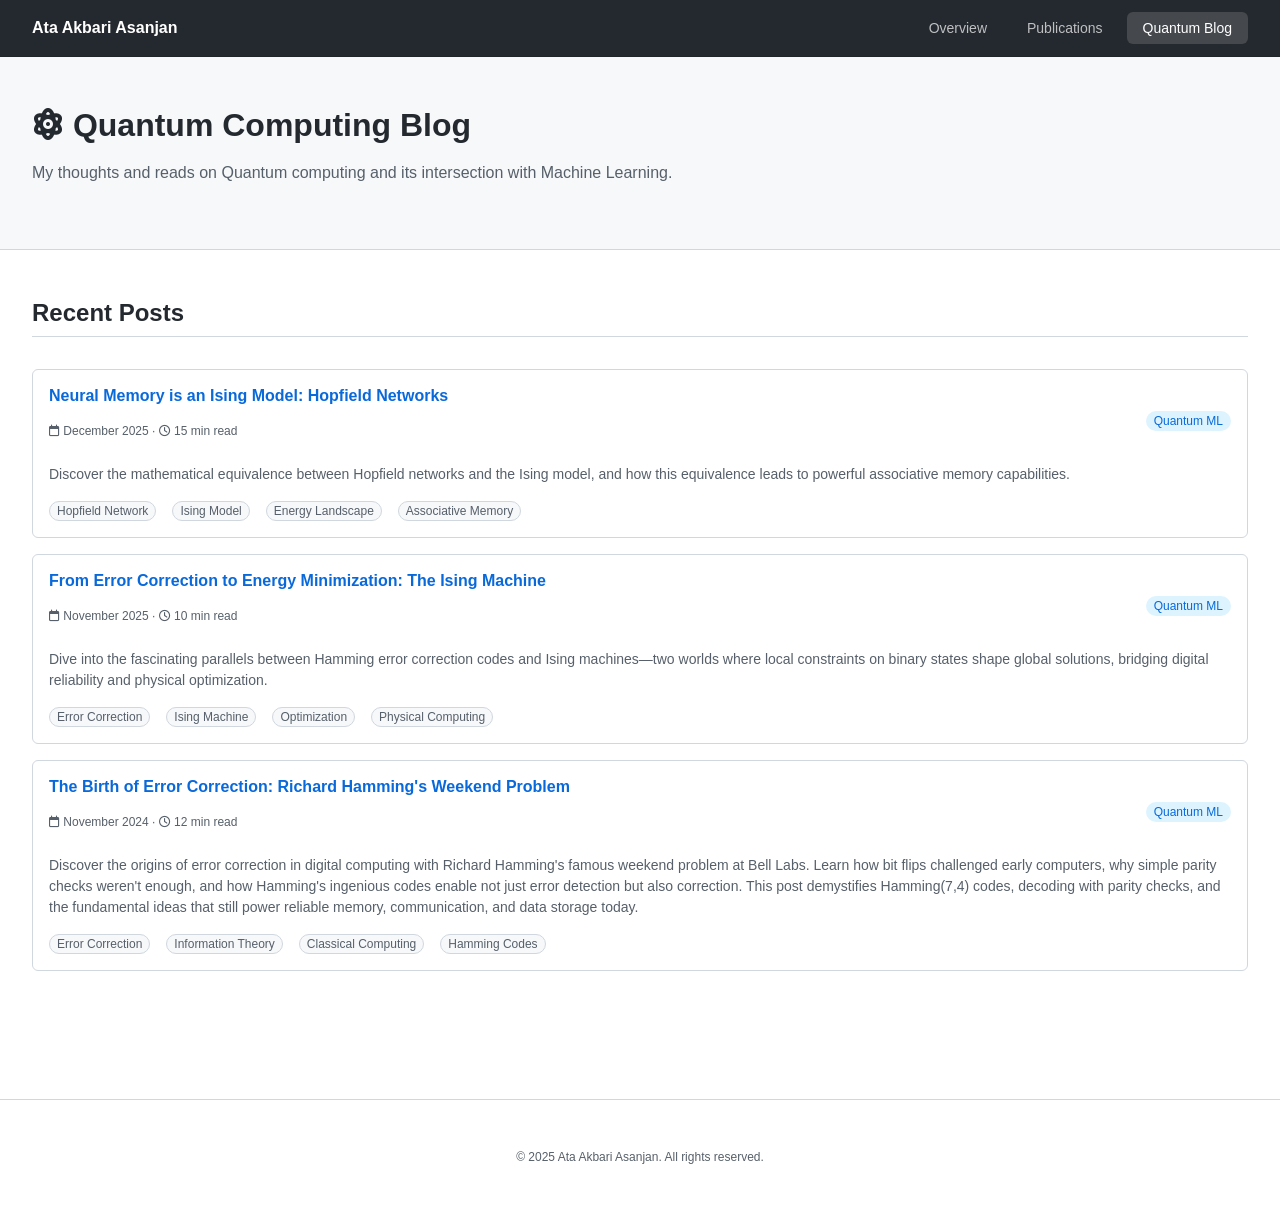
<file: quantum-blog.html>
<!DOCTYPE html>
<html lang="en">
<head>
    <meta charset="UTF-8">
    <meta name="viewport" content="width=device-width, initial-scale=1.0">
    <meta name="description" content="Quantum Computing Blog by Ata Akbari Asanjan">
    <title>Quantum Blog - Ata Akbari Asanjan</title>
    <link rel="stylesheet" href="styles/github-style.css">
    <link rel="stylesheet" href="https://cdnjs.cloudflare.com/ajax/libs/font-awesome/6.4.0/css/all.min.css">
</head>
<body>
    <!-- Navigation -->
    <nav class="navbar">
        <div class="container">
            <div class="nav-brand">
                <a href="index.html">Ata Akbari Asanjan</a>
            </div>
            <ul class="nav-menu">
                <li><a href="index.html">Overview</a></li>
                <li><a href="publications.html">Publications</a></li>
                <li><a href="quantum-blog.html" class="active">Quantum Blog</a></li>
            </ul>
        </div>
    </nav>

    <!-- Header -->
    <section class="profile-section">
        <div class="container">
            <h1><i class="fas fa-atom"></i> Quantum Computing Blog</h1>
            <p class="profile-bio">
                My thoughts and reads on Quantum computing and its intersection with Machine Learning.
            </p>
        </div>
    </section>

    <!-- Blog Posts -->
    <section class="content-section">
        <div class="container">
            <h2 class="mb-4">Recent Posts</h2>

            <!-- Blog Post 3 -->
            <div class="card">
                <div class="card-header">
                    <div>
                        <h3 class="card-title">
                            <a href="blog-post.html?post=hopfield-networks">
                                Neural Memory is an Ising Model: Hopfield Networks
                            </a>
                        </h3>
                        <p class="card-meta">
                            <i class="far fa-calendar"></i> December 2025 ·
                            <i class="far fa-clock"></i> 15 min read
                        </p>
                    </div>
                    <span class="label label-default">Quantum ML</span>
                </div>
                <p class="card-description">
                    Discover the mathematical equivalence between Hopfield networks and the Ising model, and how this equivalence leads to powerful associative memory capabilities.
                </p>
                <div class="d-flex gap-2 flex-wrap">
                    <span class="label label-subtle">Hopfield Network</span>
                    <span class="label label-subtle">Ising Model</span>
                    <span class="label label-subtle">Energy Landscape</span>
                    <span class="label label-subtle">Associative Memory</span>
                </div>
            </div>

            <!-- Blog Post 2 -->
            <div class="card">
                <div class="card-header">
                    <div>
                        <h3 class="card-title">
                            <a href="blog-post.html?post=ising-machines">
                                From Error Correction to Energy Minimization: The Ising Machine
                            </a>
                        </h3>
                        <p class="card-meta">
                            <i class="far fa-calendar"></i> November 2025 ·
                            <i class="far fa-clock"></i> 10 min read
                        </p>
                    </div>
                    <span class="label label-default">Quantum ML</span>
                </div>
                <p class="card-description">
                    Dive into the fascinating parallels between Hamming error correction codes and Ising machines—two worlds where local constraints on binary states shape global solutions, bridging digital reliability and physical optimization.
                </p>
                <div class="d-flex gap-2 flex-wrap">
                    <span class="label label-subtle">Error Correction</span>
                    <span class="label label-subtle">Ising Machine</span>
                    <span class="label label-subtle">Optimization</span>
                    <span class="label label-subtle">Physical Computing</span>
                </div>
            </div>

            <!-- Blog Post 1 -->
            <div class="card">
                <div class="card-header">
                    <div>
                        <h3 class="card-title">
                            <a href="blog-post.html?post=hamming-error-correction">
                                The Birth of Error Correction: Richard Hamming's Weekend Problem
                            </a>
                        </h3>
                        <p class="card-meta">
                            <i class="far fa-calendar"></i> November 2024 ·
                            <i class="far fa-clock"></i> 12 min read
                        </p>
                    </div>
                    <span class="label label-default">Quantum ML</span>
                </div>
                <p class="card-description">
                    Discover the origins of error correction in digital computing with Richard Hamming's famous weekend problem at Bell Labs. Learn how bit flips challenged early computers, why simple parity checks weren't enough, and how Hamming's ingenious codes enable not just error detection but also correction. This post demystifies Hamming(7,4) codes, decoding with parity checks, and the fundamental ideas that still power reliable memory, communication, and data storage today.
                </p>
                <div class="d-flex gap-2 flex-wrap">
                    <span class="label label-subtle">Error Correction</span>
                    <span class="label label-subtle">Information Theory</span>
                    <span class="label label-subtle">Classical Computing</span>
                    <span class="label label-subtle">Hamming Codes</span>
                </div>
            </div>

        </div>
    </section>

    <!-- Resources -->
    <!-- <section class="content-section" style="background-color: var(--color-canvas-subtle);">
        <div class="container">
            <h2 class="mb-4">Quantum Computing Resources</h2>
            
            <div class="card">
                <h4><i class="fab fa-github"></i> PySA - Fast Simulated Annealing</h4>
                <p class="text-muted mb-2">
                    NASA open-source tool for quantum-inspired optimization using simulated annealing and parallel tempering.
                </p>
                <a href="https://github.com/nasa/PySA" target="_blank" class="btn btn-secondary">
                    <i class="fab fa-github"></i> View on GitHub
                </a>
            </div>

            <div class="card">
                <h4><i class="fas fa-rocket"></i> NASA QuAIL</h4>
                <p class="text-muted mb-2">
                    Quantum Artificial Intelligence Laboratory at NASA Ames Research Center - advancing quantum computing research.
                </p>
                <a href="https://www.nasa.gov/ames/quantum-artificial-intelligence-laboratory-quail" target="_blank" class="btn btn-secondary">
                    <i class="fas fa-external-link-alt"></i> Learn More
                </a>
            </div>

            <div class="card">
                <h4><i class="fas fa-certificate"></i> MIT Quantum Computing Certificate</h4>
                <p class="text-muted mb-2">
                    Completed MIT's Quantum Computing Fundamentals Certificate program covering quantum algorithms and applications.
                </p>
            </div>
        </div>
    </section> -->

    <!-- Footer -->
    <footer class="footer">
        <div class="container">
            <p>&copy; 2025 Ata Akbari Asanjan. All rights reserved.</p>
        </div>
    </footer>

    <script src="scripts/main.js"></script>
</body>
</html>
</file>
<file: styles/github-style.css>
/* ===================================
   GitHub-Inspired Simple Theme
   =================================== */

:root {
    --color-fg-default: #24292f;
    --color-fg-muted: #57606a;
    --color-fg-subtle: #6e7781;
    
    --color-canvas-default: #ffffff;
    --color-canvas-subtle: #f6f8fa;
    --color-canvas-inset: #eaeef2;
    
    --color-border-default: #d0d7de;
    --color-border-muted: #d8dee4;
    
    --color-accent-fg: #0969da;
    --color-accent-emphasis: #0969da;
    
    --color-danger-fg: #cf222e;
    --color-success-fg: #1a7f37;
    
    --color-neutral-emphasis-plus: #24292f;
    
    --base-size-4: 4px;
    --base-size-8: 8px;
    --base-size-16: 16px;
    --base-size-24: 24px;
    --base-size-32: 32px;
    --base-size-40: 40px;
    --base-size-48: 48px;
    --base-size-64: 64px;
}

* {
    margin: 0;
    padding: 0;
    box-sizing: border-box;
}

html {
    scroll-behavior: smooth;
}

body {
    font-family: -apple-system, BlinkMacSystemFont, 'Segoe UI', 'Noto Sans', Helvetica, Arial, sans-serif;
    font-size: 14px;
    line-height: 1.5;
    color: var(--color-fg-default);
    background-color: var(--color-canvas-default);
}

/* Container */
.container {
    max-width: 1280px;
    margin: 0 auto;
    padding: 0 var(--base-size-32);
}

/* Typography */
h1 {
    font-size: 32px;
    font-weight: 600;
    line-height: 1.25;
    margin-bottom: var(--base-size-16);
}

h2 {
    font-size: 24px;
    font-weight: 600;
    line-height: 1.25;
    margin-bottom: var(--base-size-16);
    padding-bottom: var(--base-size-8);
    border-bottom: 1px solid var(--color-border-default);
}

h3 {
    font-size: 20px;
    font-weight: 600;
    line-height: 1.25;
    margin-bottom: var(--base-size-16);
}

h4 {
    font-size: 16px;
    font-weight: 600;
    line-height: 1.25;
    margin-bottom: var(--base-size-8);
}

p {
    margin-bottom: var(--base-size-16);
    line-height: 1.5;
}

a {
    color: var(--color-accent-fg);
    text-decoration: none;
}

a:hover {
    text-decoration: underline;
}

/* Navigation */
.navbar {
    background-color: var(--color-neutral-emphasis-plus);
    border-bottom: 1px solid rgba(0, 0, 0, 0.1);
    padding: var(--base-size-16) 0;
}

.navbar .container {
    display: flex;
    justify-content: space-between;
    align-items: center;
}

.nav-brand a {
    color: #ffffff;
    font-size: 16px;
    font-weight: 600;
}

.nav-brand a:hover {
    text-decoration: none;
}

.nav-menu {
    display: flex;
    list-style: none;
    gap: var(--base-size-8);
}

.nav-menu a {
    color: rgba(255, 255, 255, 0.7);
    padding: var(--base-size-8) var(--base-size-16);
    border-radius: 6px;
    font-weight: 500;
    transition: all 0.2s;
}

.nav-menu a:hover {
    color: #ffffff;
    background-color: rgba(255, 255, 255, 0.1);
    text-decoration: none;
}

.nav-menu a.active {
    color: #ffffff;
    background-color: rgba(255, 255, 255, 0.15);
}

/* Profile Section */
.profile-section {
    padding: var(--base-size-48) 0;
    background-color: var(--color-canvas-subtle);
    border-bottom: 1px solid var(--color-border-default);
}

.profile-container {
    display: flex;
    gap: var(--base-size-32);
    align-items: flex-start;
}

.profile-avatar {
    flex-shrink: 0;
}

.profile-avatar img {
    width: 260px;
    height: 260px;
    border-radius: 50%;
    border: 1px solid var(--color-border-default);
    object-fit: cover;
}

.profile-info {
    flex: 1;
    padding-top: var(--base-size-16);
}

.profile-name {
    font-size: 26px;
    font-weight: 600;
    line-height: 1.25;
    margin-bottom: var(--base-size-8);
}

.profile-bio {
    font-size: 16px;
    color: var(--color-fg-muted);
    margin-bottom: var(--base-size-16);
}

.profile-details {
    display: flex;
    flex-wrap: wrap;
    gap: var(--base-size-16);
    font-size: 14px;
    color: var(--color-fg-muted);
    margin-bottom: var(--base-size-16);
}

.profile-details-item {
    display: flex;
    align-items: center;
    gap: var(--base-size-4);
}

/* Buttons */
.btn {
    display: inline-flex;
    align-items: center;
    gap: var(--base-size-8);
    padding: 5px 16px;
    font-size: 14px;
    font-weight: 500;
    line-height: 20px;
    white-space: nowrap;
    vertical-align: middle;
    cursor: pointer;
    user-select: none;
    border: 1px solid;
    border-radius: 6px;
    transition: all 0.2s;
}

.btn-primary {
    color: #ffffff;
    background-color: var(--color-accent-emphasis);
    border-color: var(--color-accent-emphasis);
}

.btn-primary:hover {
    background-color: #0550ae;
    border-color: #0550ae;
    text-decoration: none;
}

.btn-secondary {
    color: var(--color-fg-default);
    background-color: var(--color-canvas-default);
    border-color: var(--color-border-default);
}

.btn-secondary:hover {
    background-color: var(--color-canvas-subtle);
    border-color: var(--color-fg-muted);
    text-decoration: none;
}

/* Content Sections */
.content-section {
    padding: var(--base-size-48) 0;
}

.section-header {
    margin-bottom: var(--base-size-32);
}

/* Cards */
.card {
    background-color: var(--color-canvas-default);
    border: 1px solid var(--color-border-default);
    border-radius: 6px;
    padding: var(--base-size-16);
    margin-bottom: var(--base-size-16);
}

.card:hover {
    border-color: var(--color-fg-muted);
}

.card-header {
    display: flex;
    justify-content: space-between;
    align-items: center;
    margin-bottom: var(--base-size-8);
}

.card-title {
    font-size: 16px;
    font-weight: 600;
    color: var(--color-accent-fg);
}

.card-title:hover {
    text-decoration: underline;
}

.card-meta {
    font-size: 12px;
    color: var(--color-fg-muted);
}

.card-description {
    font-size: 14px;
    color: var(--color-fg-muted);
    margin-bottom: var(--base-size-16);
    line-height: 1.5;
}

/* Labels/Tags */
.label {
    display: inline-block;
    padding: 0 7px;
    font-size: 12px;
    font-weight: 500;
    line-height: 18px;
    border-radius: 2em;
    white-space: nowrap;
}

.label-default {
    background-color: #ddf4ff;
    color: #0969da;
    border: 1px solid transparent;
}

.label-subtle {
    background-color: var(--color-canvas-subtle);
    color: var(--color-fg-muted);
    border: 1px solid var(--color-border-default);
}

/* Lists */
.list-style-none {
    list-style: none;
    padding: 0;
}

.list-item {
    padding: var(--base-size-16) 0;
    border-bottom: 1px solid var(--color-border-default);
}

.list-item:last-child {
    border-bottom: none;
}

/* Timeline */
.timeline-item {
    position: relative;
    padding-left: var(--base-size-24);
    padding-bottom: var(--base-size-32);
}

.timeline-item::before {
    content: '';
    position: absolute;
    left: 4px;
    top: 8px;
    bottom: -8px;
    width: 2px;
    background-color: var(--color-border-default);
}

.timeline-item:last-child::before {
    display: none;
}

.timeline-badge {
    position: absolute;
    left: 0;
    width: 10px;
    height: 10px;
    background-color: var(--color-canvas-default);
    border: 2px solid var(--color-accent-emphasis);
    border-radius: 50%;
}

.timeline-content {
    background-color: var(--color-canvas-subtle);
    border: 1px solid var(--color-border-default);
    border-radius: 6px;
    padding: var(--base-size-16);
}

/* Blog/Markdown Content */
.markdown-body {
    font-size: 16px;
    line-height: 1.6;
}

.markdown-body h1,
.markdown-body h2,
.markdown-body h3,
.markdown-body h4 {
    margin-top: var(--base-size-24);
    margin-bottom: var(--base-size-16);
}

.markdown-body p {
    margin-bottom: var(--base-size-16);
}

.markdown-body ul,
.markdown-body ol {
    padding-left: 2em;
    margin-bottom: var(--base-size-16);
}

.markdown-body li {
    margin-bottom: var(--base-size-8);
}

.markdown-body code {
    padding: 0.2em 0.4em;
    font-size: 85%;
    background-color: var(--color-canvas-subtle);
    border-radius: 6px;
    font-family: 'SF Mono', Monaco, 'Cascadia Code', 'Roboto Mono', Consolas, monospace;
}

.markdown-body pre {
    padding: var(--base-size-16);
    overflow: auto;
    font-size: 85%;
    line-height: 1.45;
    background-color: var(--color-canvas-subtle);
    border-radius: 6px;
    margin-bottom: var(--base-size-16);
}

.markdown-body pre code {
    padding: 0;
    background-color: transparent;
}

.markdown-body blockquote {
    padding: 0 1em;
    color: var(--color-fg-muted);
    border-left: 0.25em solid var(--color-border-default);
    margin-bottom: var(--base-size-16);
}

.markdown-body table {
    border-collapse: collapse;
    width: 100%;
    margin-bottom: var(--base-size-16);
}

.markdown-body table th,
.markdown-body table td {
    padding: 6px 13px;
    border: 1px solid var(--color-border-default);
}

.markdown-body table th {
    font-weight: 600;
    background-color: var(--color-canvas-subtle);
}

.markdown-body img {
    max-width: 100%;
    border-radius: 6px;
}

/* Footer */
.footer {
    border-top: 1px solid var(--color-border-default);
    padding: var(--base-size-48) 0;
    margin-top: var(--base-size-64);
    text-align: center;
    color: var(--color-fg-muted);
    font-size: 12px;
}

/* Utilities */
.text-muted {
    color: var(--color-fg-muted);
}

.text-small {
    font-size: 12px;
}

.mb-2 {
    margin-bottom: var(--base-size-16);
}

.mb-3 {
    margin-bottom: var(--base-size-24);
}

.mb-4 {
    margin-bottom: var(--base-size-32);
}

.d-flex {
    display: flex;
}

.flex-wrap {
    flex-wrap: wrap;
}

.gap-2 {
    gap: var(--base-size-16);
}

.align-items-center {
    align-items: center;
}

/* Responsive */
@media (max-width: 768px) {
    .container {
        padding: 0 var(--base-size-16);
    }
    
    .profile-container {
        flex-direction: column;
        align-items: center;
        text-align: center;
    }
    
    .profile-avatar img {
        width: 200px;
        height: 200px;
    }
    
    .profile-details {
        justify-content: center;
    }
    
    .nav-menu {
        display: none; /* Add hamburger menu logic if needed */
    }
    
    h1 {
        font-size: 24px;
    }
    
    h2 {
        font-size: 20px;
    }
}
</file>
<file: styles/main.css>
/* ===================================
   CSS Variables & Reset - GitHub Style
   =================================== */
:root {
    /* GitHub-inspired palette */
    --primary-color: #24292f;
    --primary-light: #57606a;
    --accent-color: #0969da;
    --accent-hover: #0550ae;
    
    --text-primary: #24292f;
    --text-secondary: #57606a;
    --text-tertiary: #6e7781;
    
    --bg-primary: #ffffff;
    --bg-secondary: #f6f8fa;
    --bg-tertiary: #eaeef2;
    --bg-dark: #24292f;
    
    --border-color: #d0d7de;
    --border-color-dark: #24292f;
    
    --shadow-sm: 0 1px 0 rgba(27, 31, 36, 0.04);
    --shadow-md: 0 3px 6px rgba(140, 149, 159, 0.15);
    --shadow-lg: 0 8px 24px rgba(140, 149, 159, 0.2);
    
    --transition: all 0.2s ease;
    --border-radius: 6px;
    --border-radius-lg: 12px;
    
    --max-width: 1280px;
    --content-width: 900px;
}

* {
    margin: 0;
    padding: 0;
    box-sizing: border-box;
}

html {
    scroll-behavior: smooth;
}

body {
    font-family: -apple-system, BlinkMacSystemFont, 'Segoe UI', 'Noto Sans', Helvetica, Arial, sans-serif;
    font-size: 14px;
    line-height: 1.5;
    color: var(--text-primary);
    background-color: var(--bg-primary);
    overflow-x: hidden;
}

img {
    max-width: 100%;
    height: auto;
}

a {
    text-decoration: none;
    color: inherit;
    transition: var(--transition);
}

ul {
    list-style: none;
}

/* ===================================
   Container
   =================================== */
.container {
    max-width: var(--max-width);
    margin: 0 auto;
    padding: 0 2rem;
}

/* ===================================
   Navigation - GitHub Style
   =================================== */
.navbar {
    background-color: var(--bg-dark);
    position: sticky;
    top: 0;
    z-index: 1000;
    border-bottom: 1px solid var(--border-color-dark);
}

.navbar .container {
    display: flex;
    justify-content: space-between;
    align-items: center;
    padding: 16px 32px;
}

.nav-brand a {
    font-size: 16px;
    font-weight: 600;
    color: #ffffff;
}

.nav-menu {
    display: flex;
    gap: 16px;
}

.nav-menu a {
    color: rgba(255, 255, 255, 0.7);
    font-weight: 500;
    font-size: 14px;
    padding: 8px 16px;
    border-radius: var(--border-radius);
    transition: var(--transition);
}

.nav-menu a:hover {
    color: #ffffff;
    background-color: rgba(255, 255, 255, 0.1);
}

.nav-menu a.active {
    color: #ffffff;
    background-color: rgba(255, 255, 255, 0.15);
}

.hamburger {
    display: none;
    flex-direction: column;
    cursor: pointer;
    gap: 4px;
}

.hamburger span {
    width: 25px;
    height: 3px;
    background-color: var(--text-primary);
    border-radius: 3px;
    transition: var(--transition);
}

/* ===================================
   Hero Section - GitHub Style
   =================================== */
.hero {
    padding: 64px 0;
    background-color: var(--bg-secondary);
    border-bottom: 1px solid var(--border-color);
}

.hero-content {
    display: flex;
    align-items: flex-start;
    gap: 32px;
    max-width: var(--max-width);
}

.profile-photo {
    flex-shrink: 0;
}

.profile-photo img {
    width: 260px;
    height: 260px;
    border-radius: 50%;
    border: 1px solid var(--border-color);
    object-fit: cover;
}

.hero-text {
    flex: 1;
    padding-top: 24px;
}

.hero-title {
    font-size: 32px;
    font-weight: 600;
    margin-bottom: 8px;
    line-height: 1.25;
    color: var(--text-primary);
}

.hero-subtitle {
    font-size: 20px;
    font-weight: 300;
    margin-bottom: 16px;
    color: var(--text-secondary);
}

.hero-description {
    font-size: 16px;
    margin-bottom: 24px;
    color: var(--text-secondary);
    line-height: 1.5;
}

.hero-buttons {
    display: flex;
    gap: 12px;
    margin-bottom: 24px;
    flex-wrap: wrap;
}

.btn {
    padding: 8px 16px;
    border-radius: var(--border-radius);
    font-weight: 500;
    font-size: 14px;
    cursor: pointer;
    border: 1px solid var(--border-color);
    transition: var(--transition);
    display: inline-flex;
    align-items: center;
    gap: 8px;
    text-align: center;
    background-color: var(--bg-secondary);
    color: var(--text-primary);
}

.btn:hover {
    background-color: var(--bg-tertiary);
    border-color: var(--text-secondary);
}

.btn-primary {
    background-color: var(--accent-color);
    color: white;
    border-color: var(--accent-color);
}

.btn-primary:hover {
    background-color: var(--accent-hover);
    border-color: var(--accent-hover);
}

.social-links {
    display: flex;
    gap: 12px;
}

.social-links a {
    color: var(--text-secondary);
    font-size: 20px;
    transition: var(--transition);
}

.social-links a:hover {
    color: var(--accent-color);
}

/* ===================================
   Page Hero
   =================================== */
.page-hero {
    padding: 6rem 0 4rem;
    background: linear-gradient(135deg, #667eea 0%, #764ba2 100%);
    color: white;
    text-align: center;
}

.page-hero.quantum-hero {
    background: linear-gradient(135deg, #8b5cf6 0%, #a855f7 100%);
}

.page-title {
    font-size: 3rem;
    font-weight: 800;
    margin-bottom: 1rem;
}

.page-subtitle {
    font-size: 1.25rem;
    opacity: 0.95;
}

/* ===================================
   Sections
   =================================== */
.highlights,
.projects,
.contact,
.content-section {
    padding: 5rem 0;
}

.bg-light {
    background-color: var(--bg-secondary);
}

.section-title {
    font-size: 2.5rem;
    font-weight: 700;
    text-align: center;
    margin-bottom: 3rem;
    color: var(--text-primary);
}

/* ===================================
   Highlights Grid
   =================================== */
.highlights-grid {
    display: grid;
    grid-template-columns: repeat(auto-fit, minmax(250px, 1fr));
    gap: 2rem;
}

.highlight-card {
    background-color: white;
    padding: 2rem;
    border-radius: var(--border-radius-lg);
    box-shadow: var(--shadow-md);
    transition: var(--transition);
    text-align: center;
}

.highlight-card:hover {
    transform: translateY(-5px);
    box-shadow: var(--shadow-xl);
}

.highlight-icon {
    width: 80px;
    height: 80px;
    margin: 0 auto 1.5rem;
    background: linear-gradient(135deg, var(--primary-color), var(--secondary-color));
    border-radius: 50%;
    display: flex;
    align-items: center;
    justify-content: center;
    font-size: 2rem;
    color: white;
}

.highlight-card h3 {
    font-size: 1.5rem;
    margin-bottom: 1rem;
    color: var(--text-primary);
}

.highlight-card p {
    color: var(--text-secondary);
    line-height: 1.7;
}

/* ===================================
   Projects Grid
   =================================== */
.projects-grid {
    display: grid;
    grid-template-columns: repeat(auto-fill, minmax(300px, 1fr));
    gap: 2rem;
}

.project-card {
    background-color: white;
    padding: 2rem;
    border-radius: var(--border-radius-lg);
    box-shadow: var(--shadow-md);
    transition: var(--transition);
    border-left: 4px solid var(--primary-color);
}

.project-card:hover {
    transform: translateY(-5px);
    box-shadow: var(--shadow-xl);
    border-left-color: var(--secondary-color);
}

.project-header {
    display: flex;
    justify-content: space-between;
    align-items: flex-start;
    margin-bottom: 1rem;
}

.project-card h3 {
    font-size: 1.25rem;
    color: var(--text-primary);
    margin-bottom: 0.5rem;
}

.project-tag {
    padding: 0.25rem 0.75rem;
    background-color: var(--primary-light);
    color: white;
    border-radius: 20px;
    font-size: 0.75rem;
    font-weight: 600;
    white-space: nowrap;
}

.project-card p {
    color: var(--text-secondary);
    margin-bottom: 1.5rem;
    line-height: 1.7;
}

.project-tech {
    display: flex;
    flex-wrap: wrap;
    gap: 0.5rem;
}

.tech-tag {
    padding: 0.375rem 0.75rem;
    background-color: var(--bg-secondary);
    color: var(--text-secondary);
    border-radius: var(--border-radius);
    font-size: 0.875rem;
}

/* ===================================
   Content Sections
   =================================== */
.content-box {
    background-color: white;
    padding: 3rem;
    border-radius: var(--border-radius-lg);
    box-shadow: var(--shadow-md);
}

.content-box h2 {
    font-size: 2rem;
    margin-bottom: 1.5rem;
    color: var(--text-primary);
}

.lead-text {
    font-size: 1.125rem;
    line-height: 1.8;
    color: var(--text-secondary);
}

/* ===================================
   Timeline
   =================================== */
.timeline {
    position: relative;
    padding-left: 3rem;
}

.timeline::before {
    content: '';
    position: absolute;
    left: 0;
    top: 0;
    bottom: 0;
    width: 2px;
    background: linear-gradient(to bottom, var(--primary-color), var(--secondary-color));
}

.timeline-item {
    position: relative;
    margin-bottom: 3rem;
}

.timeline-marker {
    position: absolute;
    left: -3.5rem;
    top: 0;
    width: 16px;
    height: 16px;
    border-radius: 50%;
    background-color: var(--primary-color);
    border: 3px solid white;
    box-shadow: var(--shadow-md);
}

.timeline-content {
    background-color: white;
    padding: 2rem;
    border-radius: var(--border-radius-lg);
    box-shadow: var(--shadow-md);
}

.timeline-header {
    display: flex;
    justify-content: space-between;
    align-items: flex-start;
    margin-bottom: 0.5rem;
}

.timeline-content h3 {
    font-size: 1.5rem;
    color: var(--text-primary);
}

.timeline-date {
    color: var(--primary-color);
    font-weight: 600;
    font-size: 0.875rem;
}

.timeline-location {
    color: var(--text-secondary);
    font-style: italic;
    margin-bottom: 1rem;
}

.timeline-details {
    list-style: disc;
    padding-left: 1.5rem;
    color: var(--text-secondary);
}

.timeline-details li {
    margin-bottom: 0.75rem;
    line-height: 1.6;
}

/* ===================================
   Skills
   =================================== */
.skills-grid {
    display: grid;
    gap: 2rem;
}

.skill-category {
    background-color: white;
    padding: 2rem;
    border-radius: var(--border-radius-lg);
    box-shadow: var(--shadow-md);
}

.skill-category h3 {
    font-size: 1.5rem;
    margin-bottom: 1rem;
    color: var(--text-primary);
    display: flex;
    align-items: center;
    gap: 0.75rem;
}

.skill-category h3 i {
    color: var(--primary-color);
}

.skill-category h4 {
    font-size: 1.125rem;
    margin: 1.5rem 0 0.75rem;
    color: var(--text-primary);
}

.skill-tags {
    display: flex;
    flex-wrap: wrap;
    gap: 0.75rem;
}

.skill-tag {
    padding: 0.5rem 1rem;
    background: linear-gradient(135deg, var(--primary-light), var(--secondary-color));
    color: white;
    border-radius: 20px;
    font-size: 0.875rem;
    font-weight: 500;
}

.specialization-list {
    list-style: none;
    padding: 0;
}

.specialization-list li {
    padding: 0.75rem 0;
    color: var(--text-secondary);
    border-bottom: 1px solid var(--border-color);
}

.specialization-list li:last-child {
    border-bottom: none;
}

/* ===================================
   Education
   =================================== */
.education-grid {
    display: grid;
    grid-template-columns: repeat(auto-fit, minmax(300px, 1fr));
    gap: 2rem;
    margin-bottom: 3rem;
}

.education-card {
    background-color: white;
    padding: 2rem;
    border-radius: var(--border-radius-lg);
    box-shadow: var(--shadow-md);
    text-align: center;
    transition: var(--transition);
}

.education-card:hover {
    transform: translateY(-5px);
    box-shadow: var(--shadow-xl);
}

.education-icon {
    width: 60px;
    height: 60px;
    margin: 0 auto 1rem;
    background: linear-gradient(135deg, var(--primary-color), var(--secondary-color));
    border-radius: 50%;
    display: flex;
    align-items: center;
    justify-content: center;
    font-size: 1.5rem;
    color: white;
}

.education-card h3 {
    font-size: 1.25rem;
    margin-bottom: 0.5rem;
    color: var(--text-primary);
}

.education-institution {
    color: var(--text-secondary);
    margin-bottom: 0.25rem;
}

.education-year {
    color: var(--primary-color);
    font-weight: 600;
}

.certifications {
    background-color: white;
    padding: 2rem;
    border-radius: var(--border-radius-lg);
    box-shadow: var(--shadow-md);
}

.certifications h3 {
    font-size: 1.5rem;
    margin-bottom: 1rem;
    color: var(--text-primary);
}

.certifications ul {
    list-style: none;
}

.certifications li {
    padding: 0.75rem 0;
    color: var(--text-secondary);
    display: flex;
    align-items: center;
    gap: 0.75rem;
}

.certifications i {
    color: var(--primary-color);
}

/* ===================================
   Publications
   =================================== */
.publication-filters {
    display: flex;
    flex-wrap: wrap;
    justify-content: center;
    gap: 1rem;
    margin-bottom: 3rem;
}

.filter-btn {
    padding: 0.75rem 1.5rem;
    background-color: white;
    color: var(--text-secondary);
    border: 2px solid var(--border-color);
    border-radius: 25px;
    font-weight: 600;
    cursor: pointer;
    transition: var(--transition);
}

.filter-btn:hover,
.filter-btn.active {
    background-color: var(--primary-color);
    color: white;
    border-color: var(--primary-color);
}

.publications-list {
    max-width: 900px;
    margin: 0 auto;
}

.publication-year {
    margin: 3rem 0 2rem;
}

.publication-year h2 {
    font-size: 2rem;
    color: var(--primary-color);
    border-bottom: 3px solid var(--primary-color);
    padding-bottom: 0.5rem;
}

.publication-item {
    background-color: white;
    padding: 2rem;
    border-radius: var(--border-radius-lg);
    box-shadow: var(--shadow-md);
    margin-bottom: 2rem;
    transition: var(--transition);
    border-left: 4px solid var(--primary-light);
}

.publication-item:hover {
    transform: translateX(5px);
    box-shadow: var(--shadow-lg);
}

.publication-title {
    font-size: 1.25rem;
    font-weight: 600;
    color: var(--text-primary);
    margin-bottom: 0.75rem;
    line-height: 1.4;
}

.publication-authors {
    color: var(--text-secondary);
    margin-bottom: 0.5rem;
    font-size: 0.95rem;
}

.publication-venue {
    color: var(--text-secondary);
    font-style: italic;
    margin-bottom: 1rem;
    font-size: 0.9rem;
}

.publication-tags {
    display: flex;
    flex-wrap: wrap;
    gap: 0.5rem;
    margin-bottom: 1rem;
}

.pub-tag {
    padding: 0.25rem 0.75rem;
    background-color: var(--bg-secondary);
    color: var(--text-secondary);
    border-radius: 15px;
    font-size: 0.75rem;
    font-weight: 600;
}

.publication-links {
    display: flex;
    gap: 1rem;
}

.pub-link {
    padding: 0.5rem 1rem;
    background-color: var(--primary-color);
    color: white;
    border-radius: var(--border-radius);
    font-size: 0.875rem;
    font-weight: 600;
    display: inline-flex;
    align-items: center;
    gap: 0.5rem;
    transition: var(--transition);
}

.pub-link:hover {
    background-color: var(--primary-dark);
    transform: translateY(-2px);
}

/* ===================================
   Blog
   =================================== */
.blog-grid {
    display: grid;
    grid-template-columns: repeat(auto-fill, minmax(350px, 1fr));
    gap: 2rem;
}

.blog-card {
    background-color: white;
    border-radius: var(--border-radius-lg);
    box-shadow: var(--shadow-md);
    transition: var(--transition);
    overflow: hidden;
    display: flex;
    flex-direction: column;
    padding: 2rem;
}

.blog-card:hover {
    transform: translateY(-8px);
    box-shadow: var(--shadow-xl);
}

.blog-header {
    display: flex;
    justify-content: space-between;
    align-items: center;
    margin-bottom: 1rem;
}

.blog-date {
    color: var(--text-light);
    font-size: 0.875rem;
    display: flex;
    align-items: center;
    gap: 0.5rem;
}

.blog-category {
    padding: 0.25rem 0.75rem;
    border-radius: 15px;
    font-size: 0.75rem;
    font-weight: 600;
}

.quantum-tag {
    background: linear-gradient(135deg, var(--quantum-color), var(--secondary-color));
    color: white;
}

.blog-title {
    font-size: 1.5rem;
    margin-bottom: 1rem;
}

.blog-title a {
    color: var(--text-primary);
}

.blog-title a:hover {
    color: var(--primary-color);
}

.blog-excerpt {
    color: var(--text-secondary);
    line-height: 1.7;
    margin-bottom: 1.5rem;
    flex-grow: 1;
}

.blog-tags {
    display: flex;
    flex-wrap: wrap;
    gap: 0.5rem;
    margin-bottom: 1.5rem;
}

.tag {
    padding: 0.375rem 0.75rem;
    background-color: var(--bg-secondary);
    color: var(--text-secondary);
    border-radius: 15px;
    font-size: 0.75rem;
    font-weight: 500;
}

.blog-read-more {
    color: var(--primary-color);
    font-weight: 600;
    display: inline-flex;
    align-items: center;
    gap: 0.5rem;
    transition: var(--transition);
}

.blog-read-more:hover {
    gap: 1rem;
}

/* ===================================
   Blog Post
   =================================== */
.blog-post {
    background-color: white;
}

.post-header {
    padding: 4rem 0 2rem;
    background: linear-gradient(135deg, #8b5cf6 0%, #a855f7 100%);
    color: white;
}

.back-link {
    display: inline-flex;
    align-items: center;
    gap: 0.5rem;
    color: white;
    margin-bottom: 2rem;
    opacity: 0.9;
    transition: var(--transition);
}

.back-link:hover {
    opacity: 1;
    gap: 1rem;
}

.post-meta {
    display: flex;
    gap: 2rem;
    margin-bottom: 1rem;
    font-size: 0.95rem;
    opacity: 0.9;
}

.post-meta span {
    display: flex;
    align-items: center;
    gap: 0.5rem;
}

.post-title {
    font-size: 3rem;
    font-weight: 800;
    margin-bottom: 1rem;
    line-height: 1.2;
}

.post-subtitle {
    font-size: 1.25rem;
    opacity: 0.95;
    margin-bottom: 2rem;
}

.post-tags {
    display: flex;
    flex-wrap: wrap;
    gap: 0.75rem;
}

.post-tags .tag {
    background-color: rgba(255, 255, 255, 0.2);
    color: white;
}

.post-content {
    padding: 4rem 0;
}

.post-content .container {
    max-width: var(--content-width);
}

.post-section {
    margin-bottom: 3rem;
}

.post-section h2 {
    font-size: 2rem;
    margin-bottom: 1.5rem;
    color: var(--text-primary);
}

.post-section h3 {
    font-size: 1.5rem;
    margin: 2rem 0 1rem;
    color: var(--text-primary);
}

.post-section h4 {
    font-size: 1.25rem;
    margin: 1.5rem 0 1rem;
    color: var(--text-primary);
}

.post-section p {
    margin-bottom: 1.5rem;
    line-height: 1.8;
    color: var(--text-secondary);
}

.post-section ul,
.post-section ol {
    margin-bottom: 1.5rem;
    padding-left: 2rem;
    color: var(--text-secondary);
}

.post-section li {
    margin-bottom: 0.75rem;
    line-height: 1.7;
    list-style: disc;
}

.post-section ol li {
    list-style: decimal;
}

.math-block {
    background-color: var(--bg-secondary);
    padding: 2rem;
    border-radius: var(--border-radius);
    margin: 2rem 0;
    overflow-x: auto;
    text-align: center;
    font-size: 1.1rem;
}

.highlight-box {
    background-color: #dbeafe;
    border-left: 4px solid var(--primary-color);
    padding: 1.5rem;
    border-radius: var(--border-radius);
    margin: 2rem 0;
}

.highlight-box.warning {
    background-color: #fef3c7;
    border-left-color: #f59e0b;
}

.highlight-box h4 {
    display: flex;
    align-items: center;
    gap: 0.75rem;
    margin-bottom: 1rem;
    color: var(--text-primary);
}

.highlight-box p {
    margin: 0;
}

.references {
    list-style: decimal;
    padding-left: 2rem;
}

.references li {
    margin-bottom: 1rem;
    line-height: 1.7;
    color: var(--text-secondary);
}

.author-bio {
    background-color: var(--bg-secondary);
    padding: 2rem;
    border-radius: var(--border-radius-lg);
}

.related-posts {
    padding: 4rem 0;
    background-color: var(--bg-secondary);
}

.related-posts h2 {
    text-align: center;
    font-size: 2rem;
    margin-bottom: 2rem;
}

.related-grid {
    display: grid;
    grid-template-columns: repeat(auto-fit, minmax(300px, 1fr));
    gap: 2rem;
}

.related-card {
    background-color: white;
    padding: 2rem;
    border-radius: var(--border-radius-lg);
    box-shadow: var(--shadow-md);
    transition: var(--transition);
}

.related-card:hover {
    transform: translateY(-5px);
    box-shadow: var(--shadow-xl);
}

.related-card h3 {
    font-size: 1.25rem;
    color: var(--text-primary);
    margin-bottom: 0.5rem;
}

.related-card p {
    color: var(--text-secondary);
}

/* ===================================
   Resources
   =================================== */
.resources-grid {
    display: grid;
    grid-template-columns: repeat(auto-fit, minmax(300px, 1fr));
    gap: 2rem;
}

.resource-card {
    background-color: white;
    padding: 2rem;
    border-radius: var(--border-radius-lg);
    box-shadow: var(--shadow-md);
    text-align: center;
    transition: var(--transition);
}

.resource-card:hover {
    transform: translateY(-5px);
    box-shadow: var(--shadow-xl);
}

.resource-icon {
    width: 60px;
    height: 60px;
    margin: 0 auto 1rem;
    background: linear-gradient(135deg, var(--quantum-color), var(--secondary-color));
    border-radius: 50%;
    display: flex;
    align-items: center;
    justify-content: center;
    font-size: 1.5rem;
    color: white;
}

.resource-card h3 {
    font-size: 1.5rem;
    margin-bottom: 1rem;
    color: var(--text-primary);
}

.resource-card p {
    color: var(--text-secondary);
    margin-bottom: 1.5rem;
    line-height: 1.7;
}

.resource-link {
    color: var(--primary-color);
    font-weight: 600;
    display: inline-flex;
    align-items: center;
    gap: 0.5rem;
}

.resource-link:hover {
    text-decoration: underline;
}

/* ===================================
   Newsletter
   =================================== */
.newsletter-section {
    padding: 5rem 0;
    background: linear-gradient(135deg, #8b5cf6 0%, #a855f7 100%);
    color: white;
}

.newsletter-content {
    max-width: 600px;
    margin: 0 auto;
    text-align: center;
}

.newsletter-content h2 {
    font-size: 2.5rem;
    margin-bottom: 1rem;
}

.newsletter-content p {
    font-size: 1.125rem;
    margin-bottom: 2rem;
    opacity: 0.95;
}

.newsletter-form {
    display: flex;
    gap: 1rem;
    max-width: 500px;
    margin: 0 auto;
}

.newsletter-form input {
    flex: 1;
    padding: 0.875rem 1.5rem;
    border: none;
    border-radius: var(--border-radius);
    font-size: 1rem;
}

.newsletter-form button {
    white-space: nowrap;
}

/* ===================================
   Contact
   =================================== */
.contact-description {
    text-align: center;
    font-size: 1.125rem;
    color: var(--text-secondary);
    margin-bottom: 3rem;
    max-width: 600px;
    margin-left: auto;
    margin-right: auto;
}

.contact-methods {
    display: grid;
    grid-template-columns: repeat(auto-fit, minmax(250px, 1fr));
    gap: 2rem;
    max-width: 600px;
    margin: 0 auto;
}

.contact-card {
    background-color: white;
    padding: 2rem;
    border-radius: var(--border-radius-lg);
    box-shadow: var(--shadow-md);
    text-align: center;
    transition: var(--transition);
}

.contact-card:hover {
    transform: translateY(-5px);
    box-shadow: var(--shadow-xl);
}

.contact-card i {
    font-size: 2.5rem;
    color: var(--primary-color);
    margin-bottom: 1rem;
}

.contact-card h3 {
    font-size: 1.25rem;
    margin-bottom: 0.5rem;
    color: var(--text-primary);
}

.contact-card p {
    color: var(--text-secondary);
}

/* ===================================
   Footer
   =================================== */
.footer {
    background-color: var(--bg-dark);
    color: white;
    padding: 2rem 0;
    text-align: center;
}

.footer p {
    opacity: 0.8;
}

/* ===================================
   Math Display Styling
   =================================== */
.math-display {
    margin: 1.5rem 0;
    padding: 1rem;
    background: var(--bg-secondary);
    border-radius: var(--border-radius);
    overflow-x: auto;
    text-align: center;
}

.math-display .MathJax {
    font-size: 1.1em;
}

/* Inline math should blend with text */
.MJX-TEX {
    display: inline;
}

/* ===================================
   Responsive Design
   =================================== */
@media (max-width: 768px) {
    .hamburger {
        display: flex;
    }
    
    .nav-menu {
        position: absolute;
        top: 100%;
        left: 0;
        right: 0;
        background-color: white;
        flex-direction: column;
        padding: 2rem;
        gap: 1rem;
        box-shadow: var(--shadow-lg);
        transform: translateY(-100%);
        opacity: 0;
        visibility: hidden;
        transition: var(--transition);
    }
    
    .nav-menu.active {
        transform: translateY(0);
        opacity: 1;
        visibility: visible;
    }
    
    .hero-title {
        font-size: 2.5rem;
    }
    
    .hero-subtitle {
        font-size: 1.25rem;
    }
    
    .hero-buttons {
        flex-direction: column;
    }
    
    .page-title {
        font-size: 2rem;
    }
    
    .post-title {
        font-size: 2rem;
    }
    
    .section-title {
        font-size: 2rem;
    }
    
    .timeline {
        padding-left: 2rem;
    }
    
    .timeline-marker {
        left: -2.5rem;
    }
    
    .timeline-header {
        flex-direction: column;
    }
    
    .newsletter-form {
        flex-direction: column;
    }
    
    .blog-grid,
    .projects-grid,
    .highlights-grid {
        grid-template-columns: 1fr;
    }
}

@media (max-width: 480px) {
    .container {
        padding: 0 1rem;
    }
    
    .hero {
        padding: 4rem 0 3rem;
    }
    
    .hero-title {
        font-size: 2rem;
    }
}
</file>
